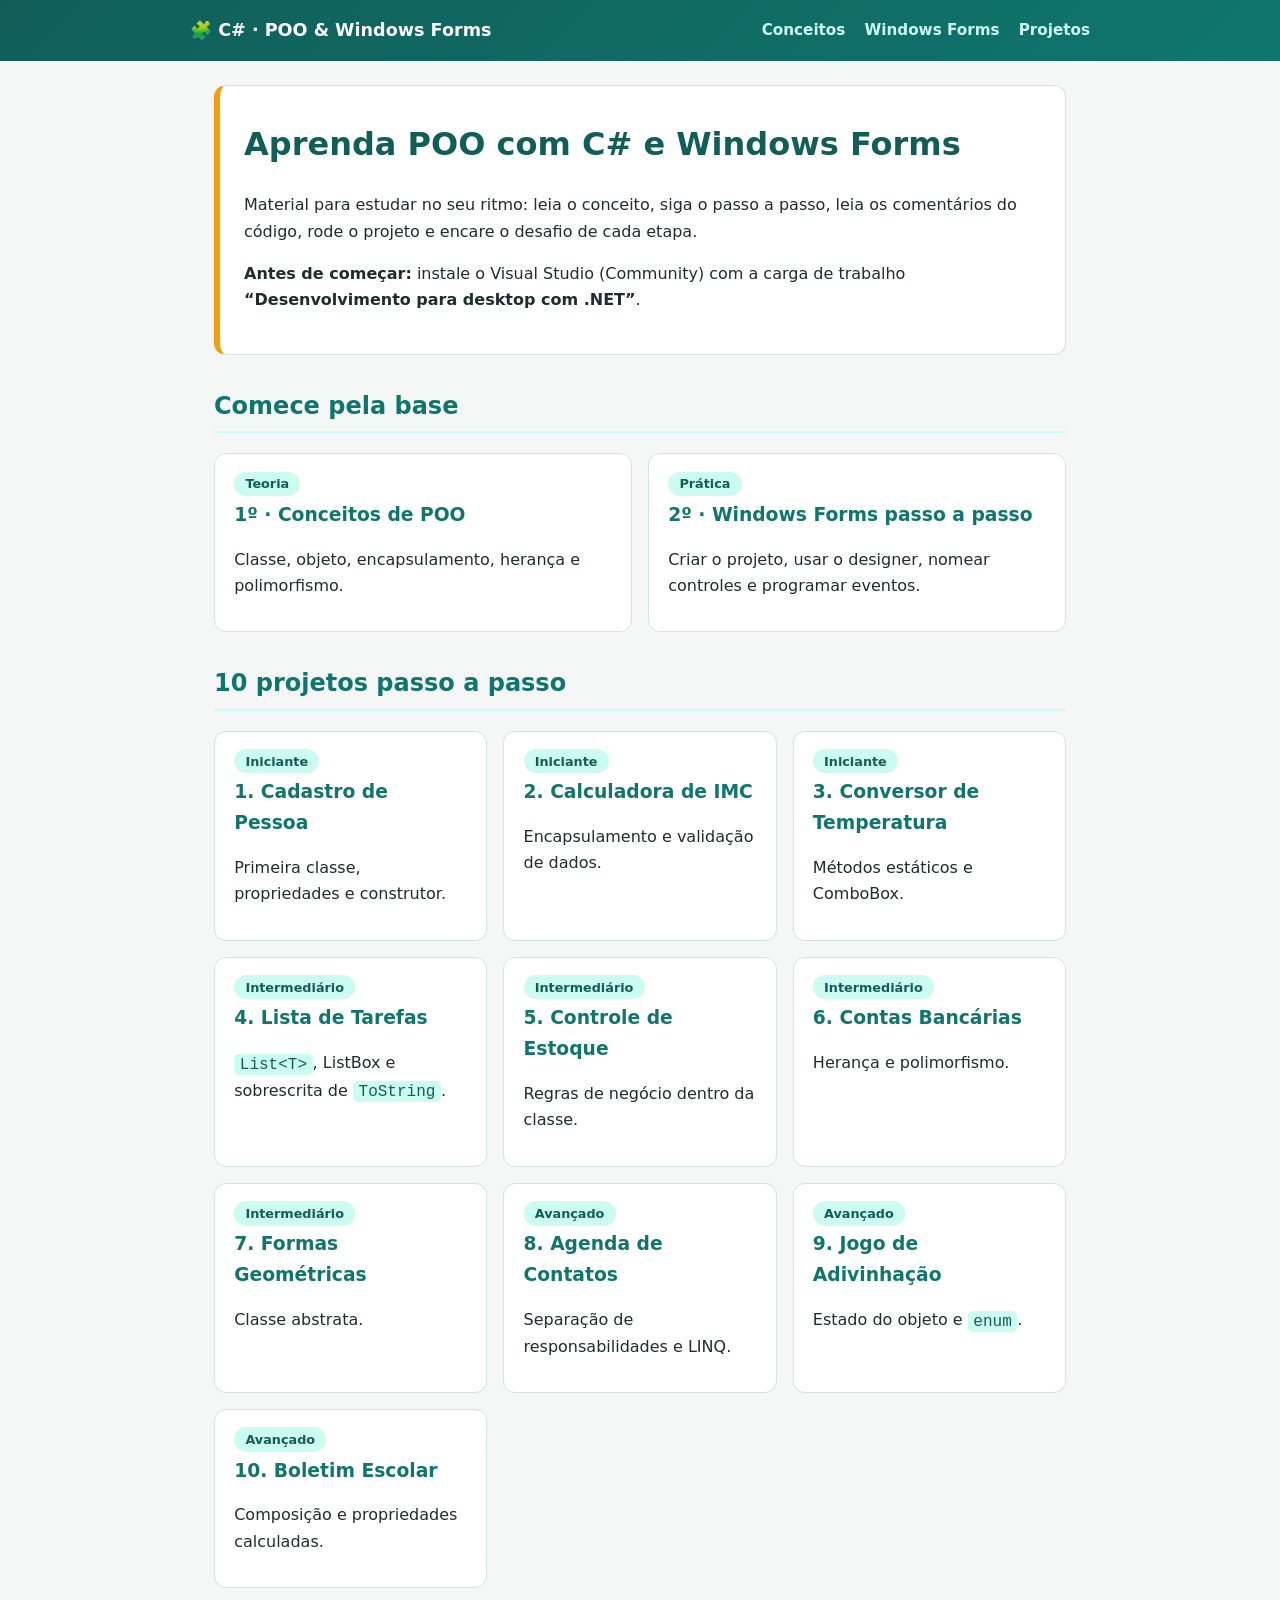
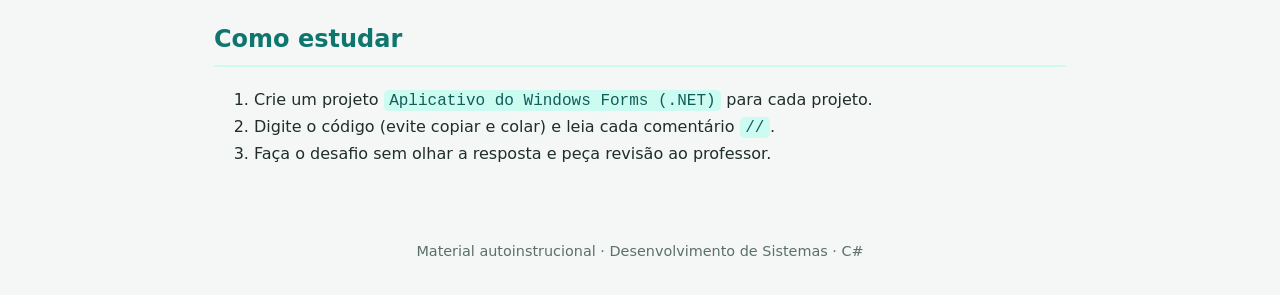
<file: index.html>
<!DOCTYPE html><html lang="pt-BR"><head><meta charset="utf-8"><meta name="viewport" content="width=device-width,initial-scale=1"><title>Início · C# POO e Windows Forms</title><link rel="stylesheet" href="style.css"></head><body><header><nav><a class="logo" href="index.html">🧩 C# · POO &amp; Windows Forms</a><a href="conceitos.html">Conceitos</a><a href="windowsforms.html">Windows Forms</a><a href="index.html#projetos">Projetos</a></nav></header><main><div class="hero"><h1>Aprenda POO com C# e Windows Forms</h1><p>Material para estudar no seu ritmo: leia o conceito, siga o passo a passo, leia os comentários do código, rode o projeto e encare o desafio de cada etapa.</p><p><b>Antes de começar:</b> instale o Visual Studio (Community) com a carga de trabalho <b>“Desenvolvimento para desktop com .NET”</b>.</p></div>
<h2>Comece pela base</h2><div class="grid"><a class="card" href="conceitos.html"><span class="tag">Teoria</span><h3>1º · Conceitos de POO</h3><p>Classe, objeto, encapsulamento, herança e polimorfismo.</p></a><a class="card" href="windowsforms.html"><span class="tag">Prática</span><h3>2º · Windows Forms passo a passo</h3><p>Criar o projeto, usar o designer, nomear controles e programar eventos.</p></a></div>
<h2 id="projetos">10 projetos passo a passo</h2><div class="grid"><a class="card" href="projeto1.html"><span class="tag">Iniciante</span><h3>1. Cadastro de Pessoa</h3><p>Primeira classe, propriedades e construtor.</p></a><a class="card" href="projeto2.html"><span class="tag">Iniciante</span><h3>2. Calculadora de IMC</h3><p>Encapsulamento e validação de dados.</p></a><a class="card" href="projeto3.html"><span class="tag">Iniciante</span><h3>3. Conversor de Temperatura</h3><p>Métodos estáticos e ComboBox.</p></a><a class="card" href="projeto4.html"><span class="tag">Intermediário</span><h3>4. Lista de Tarefas</h3><p><code>List&lt;T&gt;</code>, ListBox e sobrescrita de <code>ToString</code>.</p></a><a class="card" href="projeto5.html"><span class="tag">Intermediário</span><h3>5. Controle de Estoque</h3><p>Regras de negócio dentro da classe.</p></a><a class="card" href="projeto6.html"><span class="tag">Intermediário</span><h3>6. Contas Bancárias</h3><p>Herança e polimorfismo.</p></a><a class="card" href="projeto7.html"><span class="tag">Intermediário</span><h3>7. Formas Geométricas</h3><p>Classe abstrata.</p></a><a class="card" href="projeto8.html"><span class="tag">Avançado</span><h3>8. Agenda de Contatos</h3><p>Separação de responsabilidades e LINQ.</p></a><a class="card" href="projeto9.html"><span class="tag">Avançado</span><h3>9. Jogo de Adivinhação</h3><p>Estado do objeto e <code>enum</code>.</p></a><a class="card" href="projeto10.html"><span class="tag">Avançado</span><h3>10. Boletim Escolar</h3><p>Composição e propriedades calculadas.</p></a></div>
<h2>Como estudar</h2><ol><li>Crie um projeto <code>Aplicativo do Windows Forms (.NET)</code> para cada projeto.</li><li>Digite o código (evite copiar e colar) e leia cada comentário <code>//</code>.</li><li>Faça o desafio sem olhar a resposta e peça revisão ao professor.</li></ol></main><footer>Material autoinstrucional · Desenvolvimento de Sistemas · C#</footer></body></html>
</file>
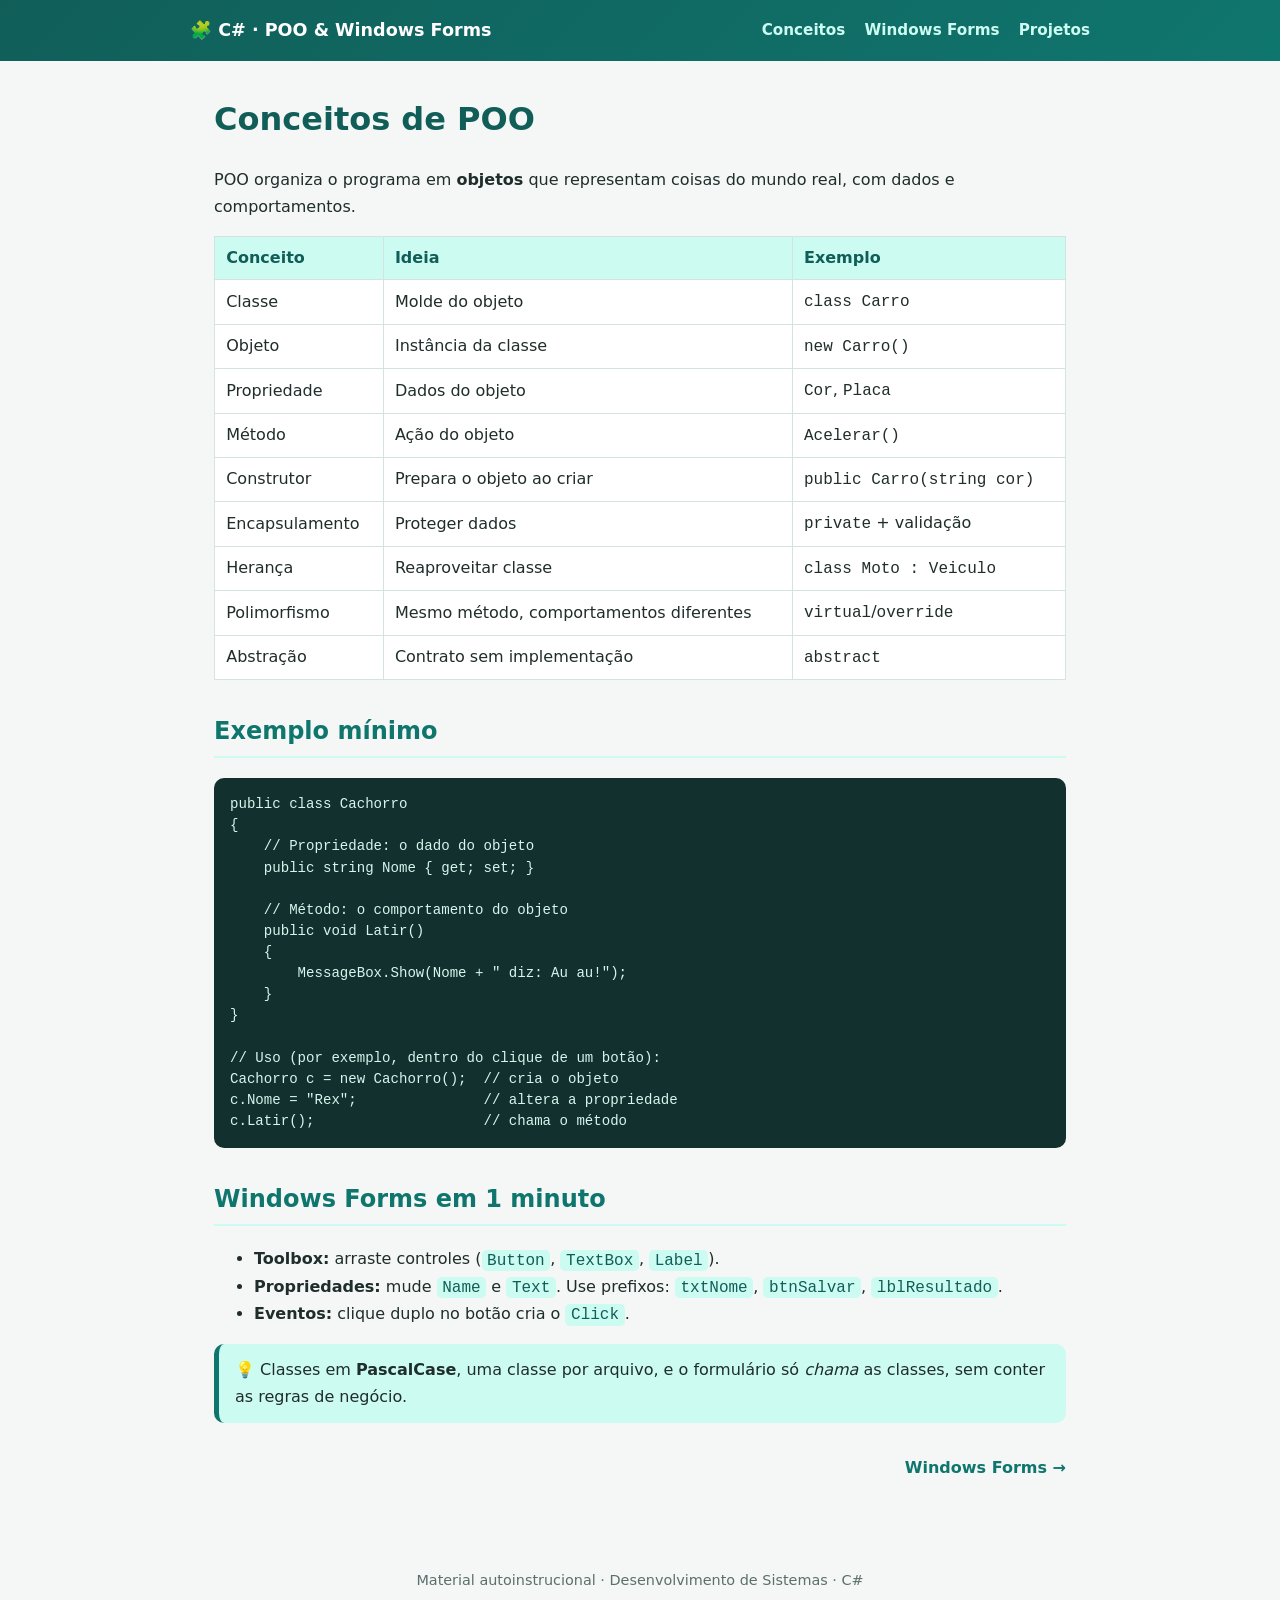
<file: conceitos.html>
<!DOCTYPE html><html lang="pt-BR"><head><meta charset="utf-8"><meta name="viewport" content="width=device-width,initial-scale=1"><title>Conceitos · C# POO e Windows Forms</title><link rel="stylesheet" href="style.css"></head><body><header><nav><a class="logo" href="index.html">🧩 C# · POO &amp; Windows Forms</a><a href="conceitos.html">Conceitos</a><a href="windowsforms.html">Windows Forms</a><a href="index.html#projetos">Projetos</a></nav></header><main><h1>Conceitos de POO</h1><p>POO organiza o programa em <b>objetos</b> que representam coisas do mundo real, com dados e comportamentos.</p>
<table><tr><th>Conceito</th><th>Ideia</th><th>Exemplo</th></tr>
<tr><td>Classe</td><td>Molde do objeto</td><td><code>class Carro</code></td></tr>
<tr><td>Objeto</td><td>Instância da classe</td><td><code>new Carro()</code></td></tr>
<tr><td>Propriedade</td><td>Dados do objeto</td><td><code>Cor</code>, <code>Placa</code></td></tr>
<tr><td>Método</td><td>Ação do objeto</td><td><code>Acelerar()</code></td></tr>
<tr><td>Construtor</td><td>Prepara o objeto ao criar</td><td><code>public Carro(string cor)</code></td></tr>
<tr><td>Encapsulamento</td><td>Proteger dados</td><td><code>private</code> + validação</td></tr>
<tr><td>Herança</td><td>Reaproveitar classe</td><td><code>class Moto : Veiculo</code></td></tr>
<tr><td>Polimorfismo</td><td>Mesmo método, comportamentos diferentes</td><td><code>virtual</code>/<code>override</code></td></tr>
<tr><td>Abstração</td><td>Contrato sem implementação</td><td><code>abstract</code></td></tr></table>
<h2>Exemplo mínimo</h2><pre><code>public class Cachorro
{
    // Propriedade: o dado do objeto
    public string Nome { get; set; }

    // Método: o comportamento do objeto
    public void Latir()
    {
        MessageBox.Show(Nome + &quot; diz: Au au!&quot;);
    }
}

// Uso (por exemplo, dentro do clique de um botão):
Cachorro c = new Cachorro();  // cria o objeto
c.Nome = &quot;Rex&quot;;               // altera a propriedade
c.Latir();                    // chama o método</code></pre>
<h2>Windows Forms em 1 minuto</h2><ul><li><b>Toolbox:</b> arraste controles (<code>Button</code>, <code>TextBox</code>, <code>Label</code>).</li><li><b>Propriedades:</b> mude <code>Name</code> e <code>Text</code>. Use prefixos: <code>txtNome</code>, <code>btnSalvar</code>, <code>lblResultado</code>.</li><li><b>Eventos:</b> clique duplo no botão cria o <code>Click</code>.</li></ul>
<div class="tip">💡 Classes em <b>PascalCase</b>, uma classe por arquivo, e o formulário só <i>chama</i> as classes, sem conter as regras de negócio.</div>
<div class="pager"><span></span><a href="windowsforms.html">Windows Forms →</a></div></main><footer>Material autoinstrucional · Desenvolvimento de Sistemas · C#</footer></body></html>
</file>
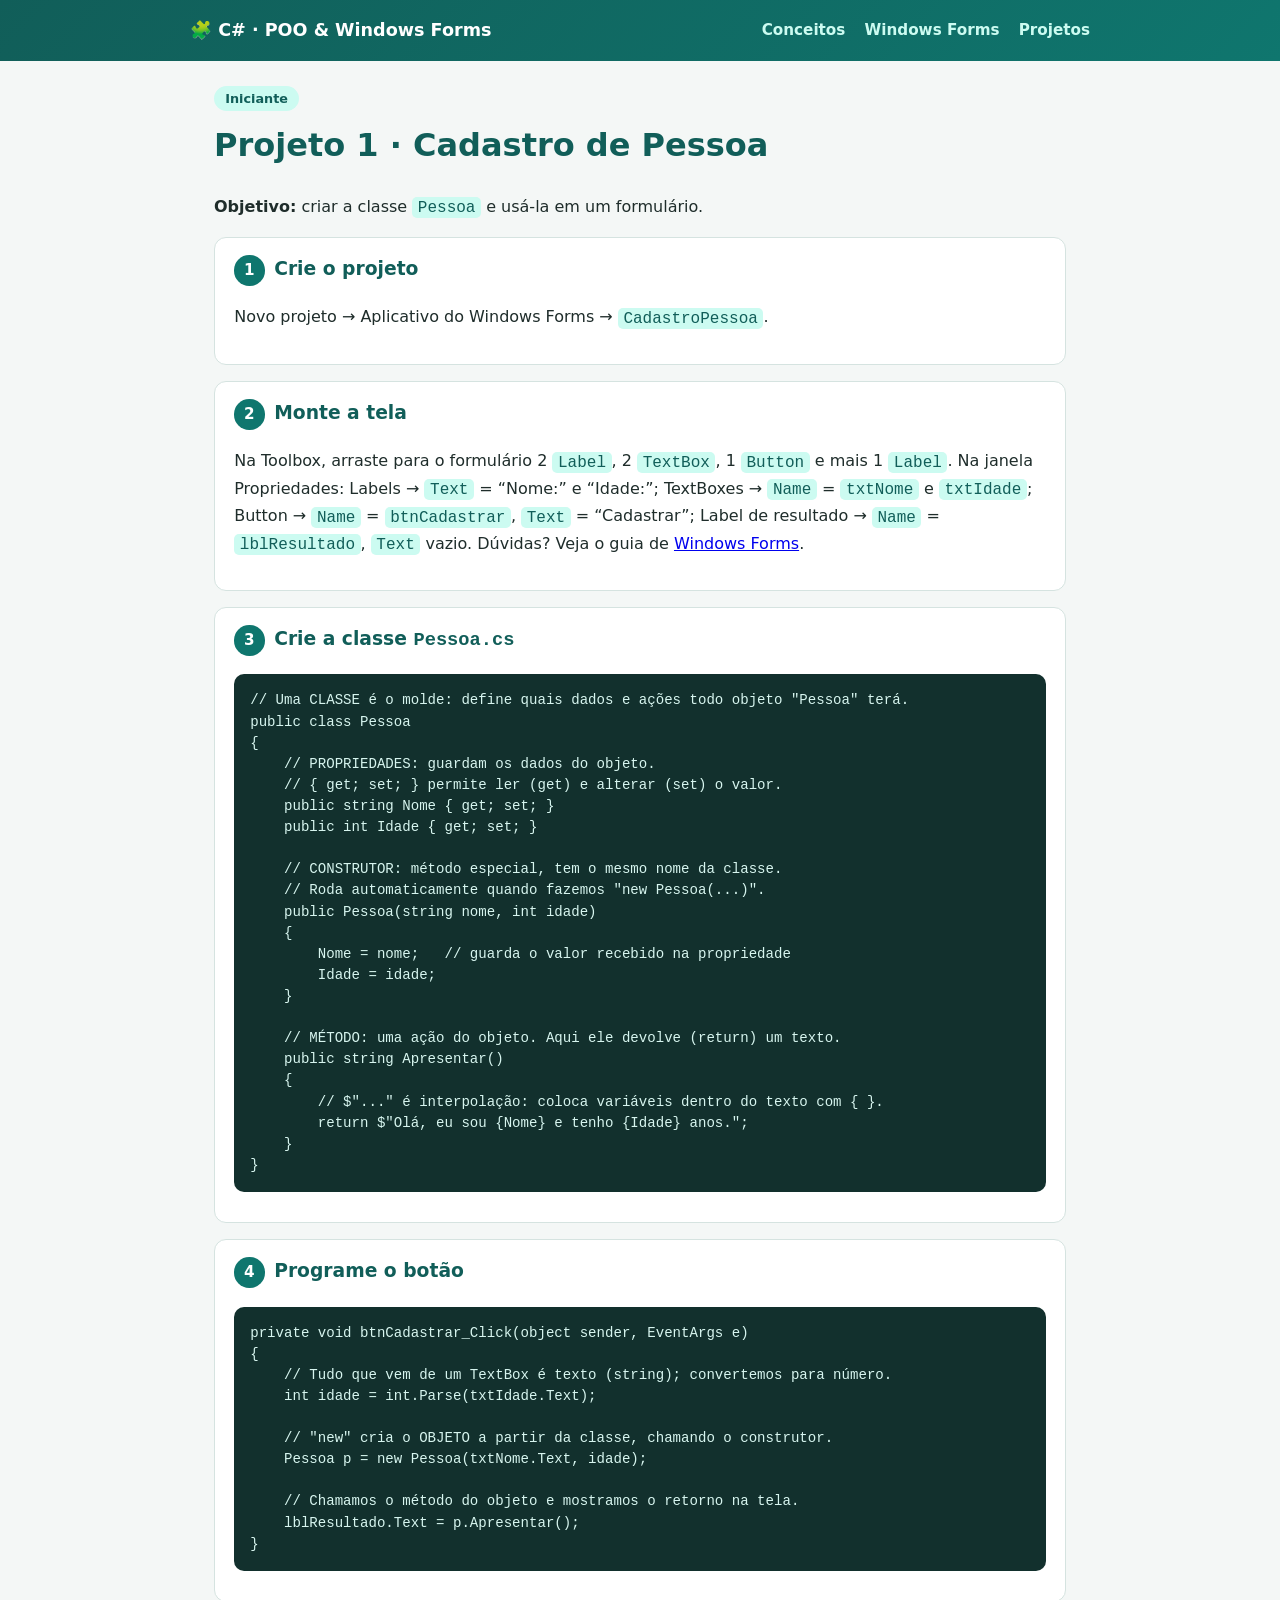
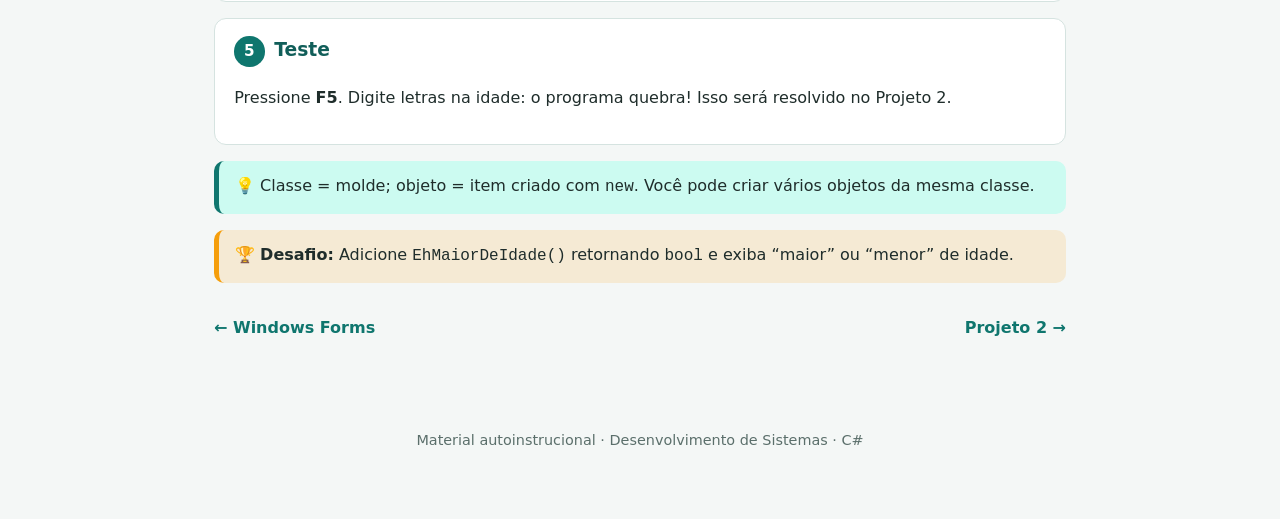
<file: projeto1.html>
<!DOCTYPE html><html lang="pt-BR"><head><meta charset="utf-8"><meta name="viewport" content="width=device-width,initial-scale=1"><title>Projeto 1 · C# POO e Windows Forms</title><link rel="stylesheet" href="style.css"></head><body><header><nav><a class="logo" href="index.html">🧩 C# · POO &amp; Windows Forms</a><a href="conceitos.html">Conceitos</a><a href="windowsforms.html">Windows Forms</a><a href="index.html#projetos">Projetos</a></nav></header><main><span class="tag">Iniciante</span><h1>Projeto 1 · Cadastro de Pessoa</h1><p><b>Objetivo:</b> criar a classe <code>Pessoa</code> e usá-la em um formulário.</p><div class="steps"><div class="step"><h3>Crie o projeto</h3><p>Novo projeto → Aplicativo do Windows Forms → <code>CadastroPessoa</code>.</p></div><div class="step"><h3>Monte a tela</h3><p>Na Toolbox, arraste para o formulário 2 <code>Label</code>, 2 <code>TextBox</code>, 1 <code>Button</code> e mais 1 <code>Label</code>. Na janela Propriedades: Labels → <code>Text</code> = “Nome:” e “Idade:”; TextBoxes → <code>Name</code> = <code>txtNome</code> e <code>txtIdade</code>; Button → <code>Name</code> = <code>btnCadastrar</code>, <code>Text</code> = “Cadastrar”; Label de resultado → <code>Name</code> = <code>lblResultado</code>, <code>Text</code> vazio. Dúvidas? Veja o guia de <a href='windowsforms.html'>Windows Forms</a>.</p></div><div class="step"><h3>Crie a classe <code>Pessoa.cs</code></h3><pre><code>// Uma CLASSE é o molde: define quais dados e ações todo objeto &quot;Pessoa&quot; terá.
public class Pessoa
{
    // PROPRIEDADES: guardam os dados do objeto.
    // { get; set; } permite ler (get) e alterar (set) o valor.
    public string Nome { get; set; }
    public int Idade { get; set; }

    // CONSTRUTOR: método especial, tem o mesmo nome da classe.
    // Roda automaticamente quando fazemos &quot;new Pessoa(...)&quot;.
    public Pessoa(string nome, int idade)
    {
        Nome = nome;   // guarda o valor recebido na propriedade
        Idade = idade;
    }

    // MÉTODO: uma ação do objeto. Aqui ele devolve (return) um texto.
    public string Apresentar()
    {
        // $&quot;...&quot; é interpolação: coloca variáveis dentro do texto com { }.
        return $&quot;Olá, eu sou {Nome} e tenho {Idade} anos.&quot;;
    }
}</code></pre></div><div class="step"><h3>Programe o botão</h3><pre><code>private void btnCadastrar_Click(object sender, EventArgs e)
{
    // Tudo que vem de um TextBox é texto (string); convertemos para número.
    int idade = int.Parse(txtIdade.Text);

    // &quot;new&quot; cria o OBJETO a partir da classe, chamando o construtor.
    Pessoa p = new Pessoa(txtNome.Text, idade);

    // Chamamos o método do objeto e mostramos o retorno na tela.
    lblResultado.Text = p.Apresentar();
}</code></pre></div><div class="step"><h3>Teste</h3><p>Pressione <b>F5</b>. Digite letras na idade: o programa quebra! Isso será resolvido no Projeto 2.</p></div></div><div class="tip">💡 Classe = molde; objeto = item criado com <code>new</code>. Você pode criar vários objetos da mesma classe.</div><div class="desafio">🏆 <b>Desafio:</b> Adicione <code>EhMaiorDeIdade()</code> retornando <code>bool</code> e exiba “maior” ou “menor” de idade.</div><div class="pager"><a href="windowsforms.html">← Windows Forms</a><a href="projeto2.html">Projeto 2 →</a></div></main><footer>Material autoinstrucional · Desenvolvimento de Sistemas · C#</footer></body></html>
</file>
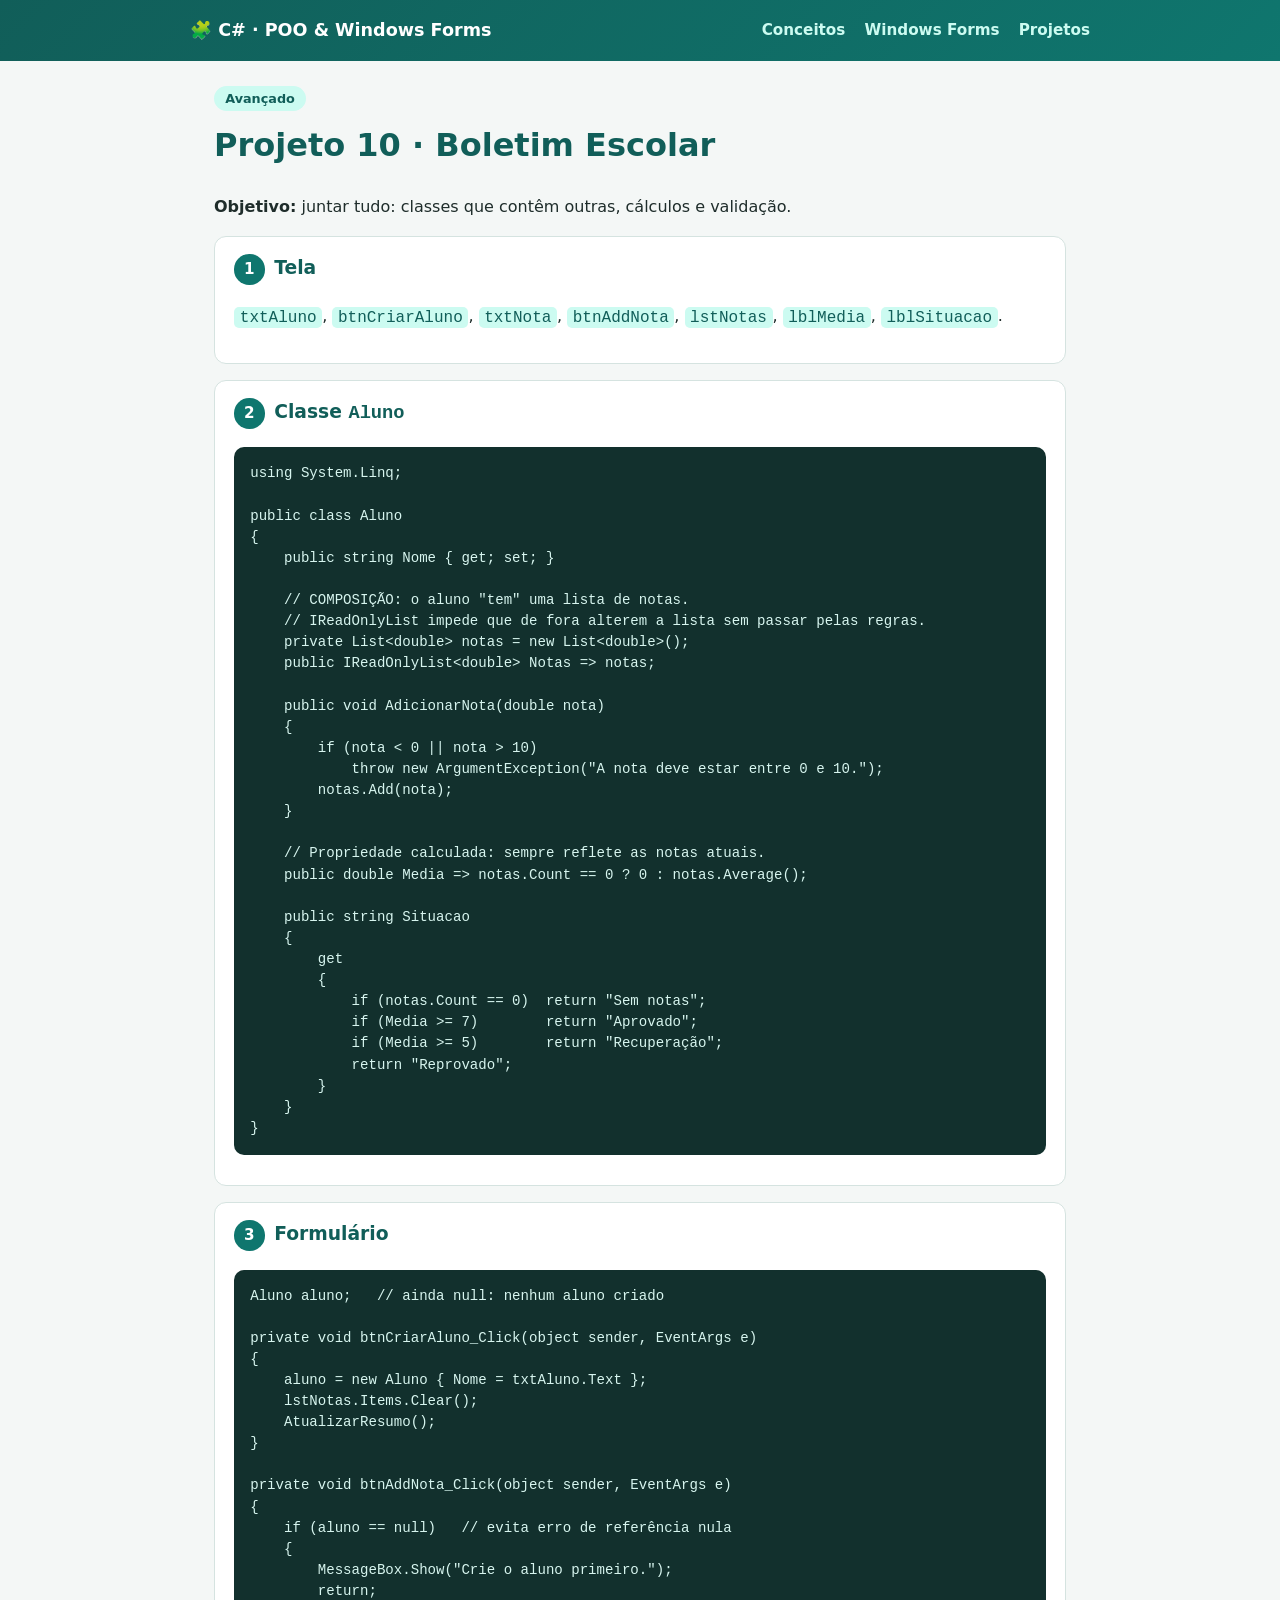
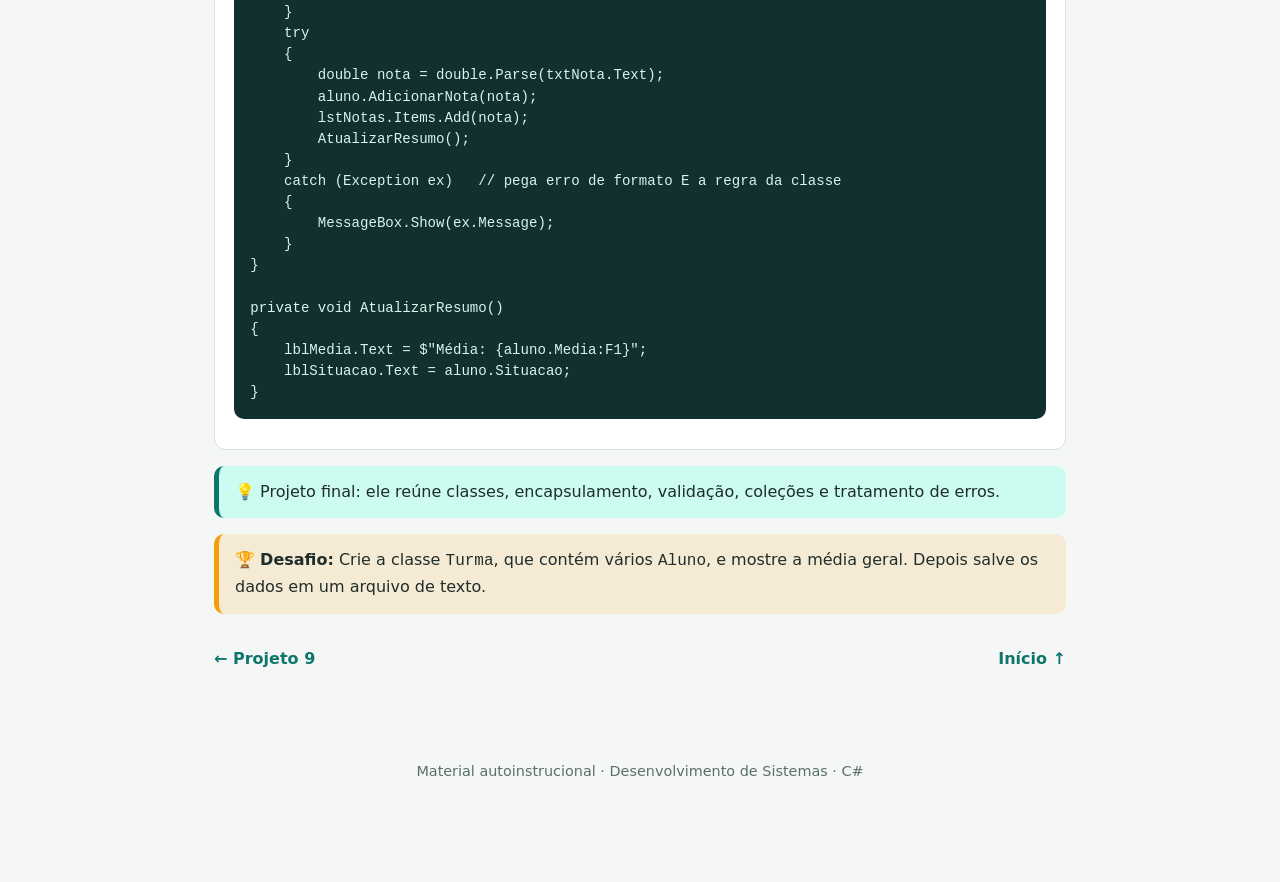
<file: projeto10.html>
<!DOCTYPE html><html lang="pt-BR"><head><meta charset="utf-8"><meta name="viewport" content="width=device-width,initial-scale=1"><title>Projeto 10 · C# POO e Windows Forms</title><link rel="stylesheet" href="style.css"></head><body><header><nav><a class="logo" href="index.html">🧩 C# · POO &amp; Windows Forms</a><a href="conceitos.html">Conceitos</a><a href="windowsforms.html">Windows Forms</a><a href="index.html#projetos">Projetos</a></nav></header><main><span class="tag">Avançado</span><h1>Projeto 10 · Boletim Escolar</h1><p><b>Objetivo:</b> juntar tudo: classes que contêm outras, cálculos e validação.</p><div class="steps"><div class="step"><h3>Tela</h3><p><code>txtAluno</code>, <code>btnCriarAluno</code>, <code>txtNota</code>, <code>btnAddNota</code>, <code>lstNotas</code>, <code>lblMedia</code>, <code>lblSituacao</code>.</p></div><div class="step"><h3>Classe <code>Aluno</code></h3><pre><code>using System.Linq;

public class Aluno
{
    public string Nome { get; set; }

    // COMPOSIÇÃO: o aluno &quot;tem&quot; uma lista de notas.
    // IReadOnlyList impede que de fora alterem a lista sem passar pelas regras.
    private List&lt;double&gt; notas = new List&lt;double&gt;();
    public IReadOnlyList&lt;double&gt; Notas =&gt; notas;

    public void AdicionarNota(double nota)
    {
        if (nota &lt; 0 || nota &gt; 10)
            throw new ArgumentException(&quot;A nota deve estar entre 0 e 10.&quot;);
        notas.Add(nota);
    }

    // Propriedade calculada: sempre reflete as notas atuais.
    public double Media =&gt; notas.Count == 0 ? 0 : notas.Average();

    public string Situacao
    {
        get
        {
            if (notas.Count == 0)  return &quot;Sem notas&quot;;
            if (Media &gt;= 7)        return &quot;Aprovado&quot;;
            if (Media &gt;= 5)        return &quot;Recuperação&quot;;
            return &quot;Reprovado&quot;;
        }
    }
}</code></pre></div><div class="step"><h3>Formulário</h3><pre><code>Aluno aluno;   // ainda null: nenhum aluno criado

private void btnCriarAluno_Click(object sender, EventArgs e)
{
    aluno = new Aluno { Nome = txtAluno.Text };
    lstNotas.Items.Clear();
    AtualizarResumo();
}

private void btnAddNota_Click(object sender, EventArgs e)
{
    if (aluno == null)   // evita erro de referência nula
    {
        MessageBox.Show(&quot;Crie o aluno primeiro.&quot;);
        return;
    }
    try
    {
        double nota = double.Parse(txtNota.Text);
        aluno.AdicionarNota(nota);
        lstNotas.Items.Add(nota);
        AtualizarResumo();
    }
    catch (Exception ex)   // pega erro de formato E a regra da classe
    {
        MessageBox.Show(ex.Message);
    }
}

private void AtualizarResumo()
{
    lblMedia.Text = $&quot;Média: {aluno.Media:F1}&quot;;
    lblSituacao.Text = aluno.Situacao;
}</code></pre></div></div><div class="tip">💡 Projeto final: ele reúne classes, encapsulamento, validação, coleções e tratamento de erros.</div><div class="desafio">🏆 <b>Desafio:</b> Crie a classe <code>Turma</code>, que contém vários <code>Aluno</code>, e mostre a média geral. Depois salve os dados em um arquivo de texto.</div><div class="pager"><a href="projeto9.html">← Projeto 9</a><a href="index.html">Início ↑</a></div></main><footer>Material autoinstrucional · Desenvolvimento de Sistemas · C#</footer></body></html>
</file>
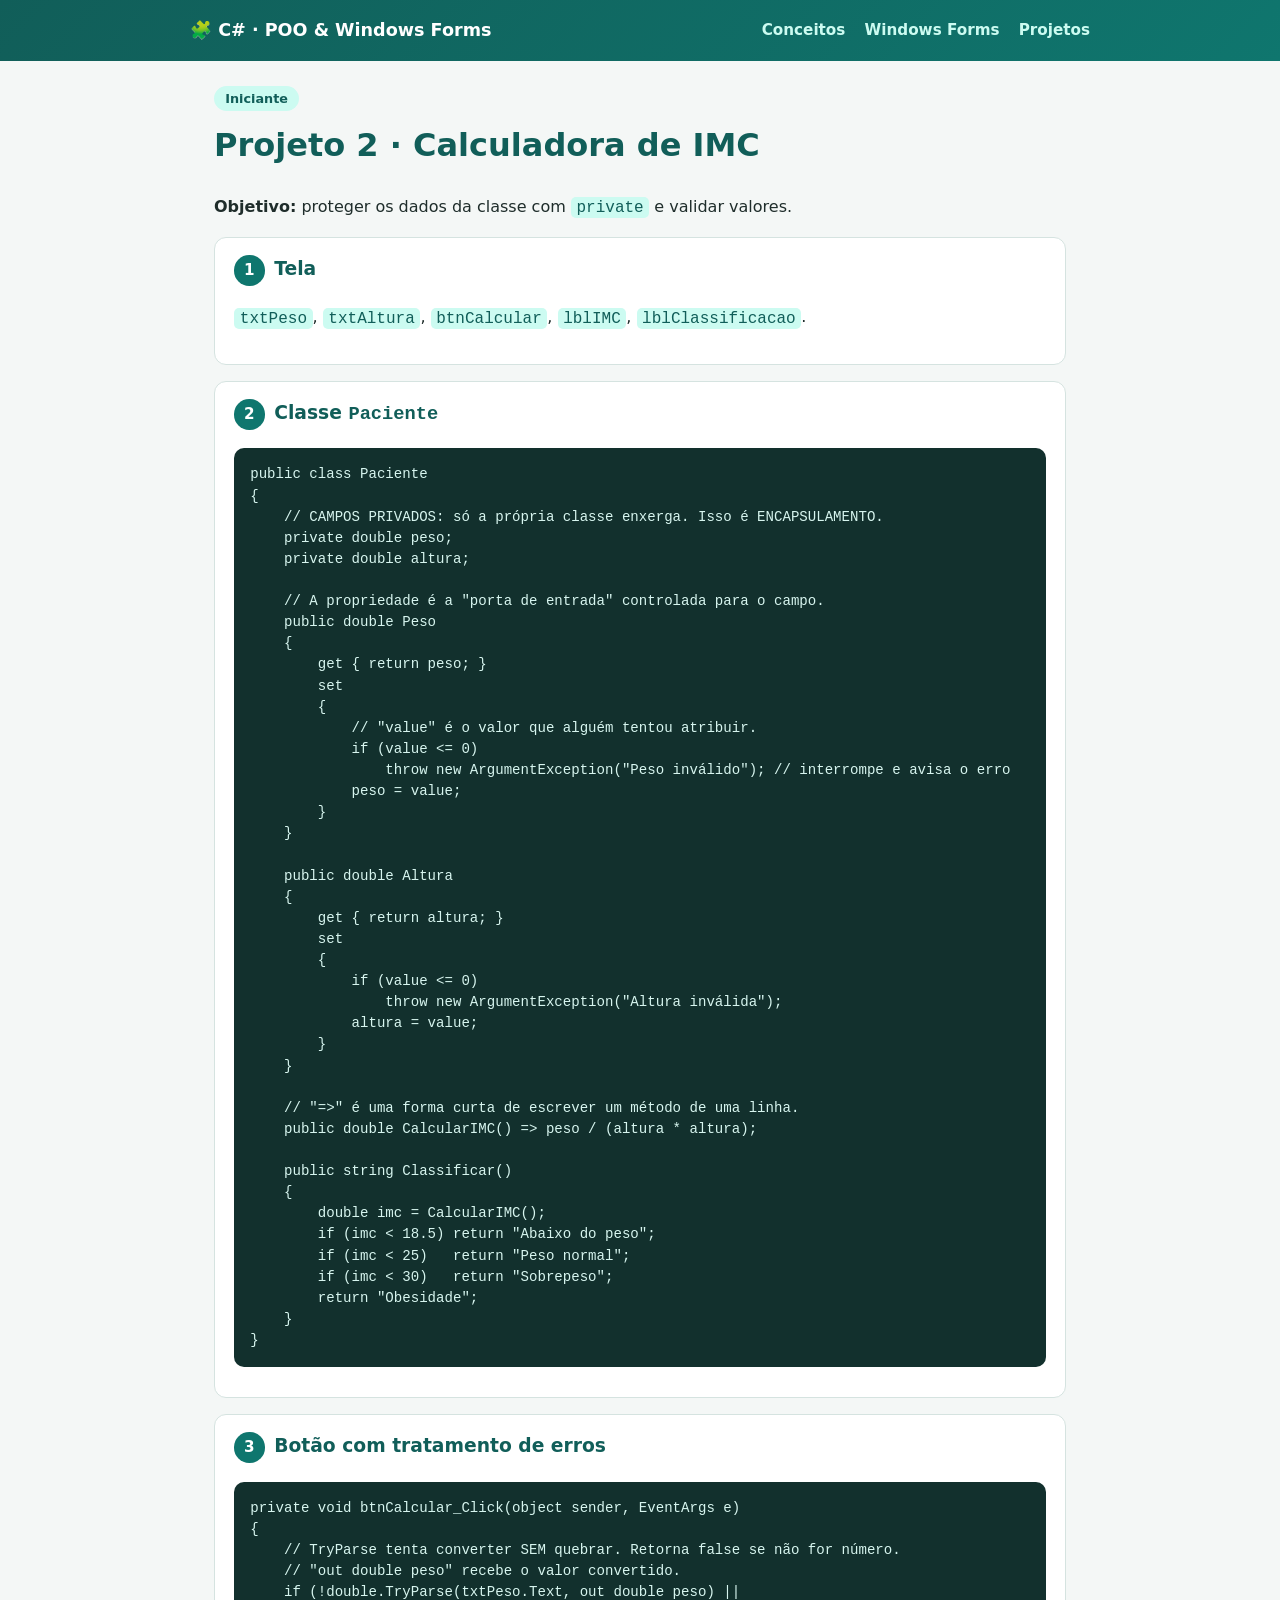
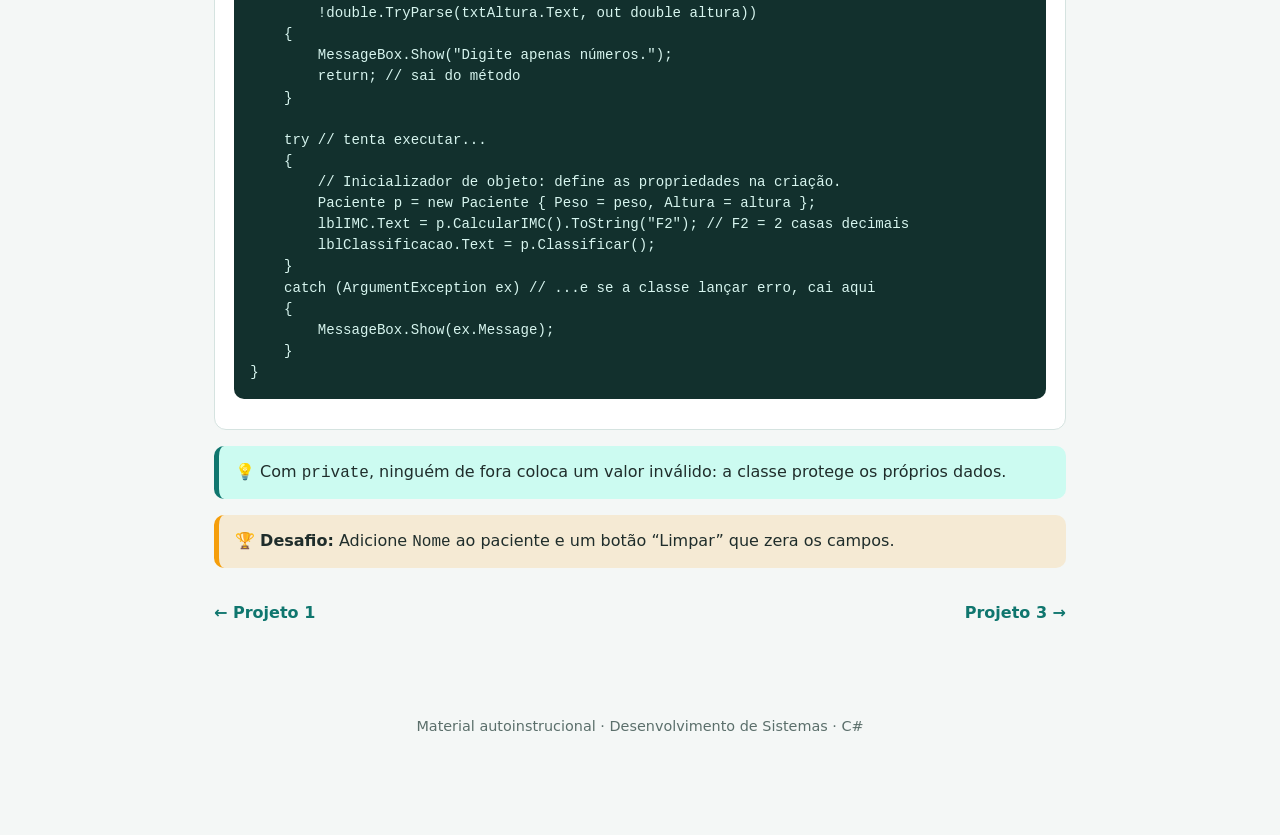
<file: projeto2.html>
<!DOCTYPE html><html lang="pt-BR"><head><meta charset="utf-8"><meta name="viewport" content="width=device-width,initial-scale=1"><title>Projeto 2 · C# POO e Windows Forms</title><link rel="stylesheet" href="style.css"></head><body><header><nav><a class="logo" href="index.html">🧩 C# · POO &amp; Windows Forms</a><a href="conceitos.html">Conceitos</a><a href="windowsforms.html">Windows Forms</a><a href="index.html#projetos">Projetos</a></nav></header><main><span class="tag">Iniciante</span><h1>Projeto 2 · Calculadora de IMC</h1><p><b>Objetivo:</b> proteger os dados da classe com <code>private</code> e validar valores.</p><div class="steps"><div class="step"><h3>Tela</h3><p><code>txtPeso</code>, <code>txtAltura</code>, <code>btnCalcular</code>, <code>lblIMC</code>, <code>lblClassificacao</code>.</p></div><div class="step"><h3>Classe <code>Paciente</code></h3><pre><code>public class Paciente
{
    // CAMPOS PRIVADOS: só a própria classe enxerga. Isso é ENCAPSULAMENTO.
    private double peso;
    private double altura;

    // A propriedade é a &quot;porta de entrada&quot; controlada para o campo.
    public double Peso
    {
        get { return peso; }
        set
        {
            // &quot;value&quot; é o valor que alguém tentou atribuir.
            if (value &lt;= 0)
                throw new ArgumentException(&quot;Peso inválido&quot;); // interrompe e avisa o erro
            peso = value;
        }
    }

    public double Altura
    {
        get { return altura; }
        set
        {
            if (value &lt;= 0)
                throw new ArgumentException(&quot;Altura inválida&quot;);
            altura = value;
        }
    }

    // &quot;=&gt;&quot; é uma forma curta de escrever um método de uma linha.
    public double CalcularIMC() =&gt; peso / (altura * altura);

    public string Classificar()
    {
        double imc = CalcularIMC();
        if (imc &lt; 18.5) return &quot;Abaixo do peso&quot;;
        if (imc &lt; 25)   return &quot;Peso normal&quot;;
        if (imc &lt; 30)   return &quot;Sobrepeso&quot;;
        return &quot;Obesidade&quot;;
    }
}</code></pre></div><div class="step"><h3>Botão com tratamento de erros</h3><pre><code>private void btnCalcular_Click(object sender, EventArgs e)
{
    // TryParse tenta converter SEM quebrar. Retorna false se não for número.
    // &quot;out double peso&quot; recebe o valor convertido.
    if (!double.TryParse(txtPeso.Text, out double peso) ||
        !double.TryParse(txtAltura.Text, out double altura))
    {
        MessageBox.Show(&quot;Digite apenas números.&quot;);
        return; // sai do método
    }

    try // tenta executar...
    {
        // Inicializador de objeto: define as propriedades na criação.
        Paciente p = new Paciente { Peso = peso, Altura = altura };
        lblIMC.Text = p.CalcularIMC().ToString(&quot;F2&quot;); // F2 = 2 casas decimais
        lblClassificacao.Text = p.Classificar();
    }
    catch (ArgumentException ex) // ...e se a classe lançar erro, cai aqui
    {
        MessageBox.Show(ex.Message);
    }
}</code></pre></div></div><div class="tip">💡 Com <code>private</code>, ninguém de fora coloca um valor inválido: a classe protege os próprios dados.</div><div class="desafio">🏆 <b>Desafio:</b> Adicione <code>Nome</code> ao paciente e um botão “Limpar” que zera os campos.</div><div class="pager"><a href="projeto1.html">← Projeto 1</a><a href="projeto3.html">Projeto 3 →</a></div></main><footer>Material autoinstrucional · Desenvolvimento de Sistemas · C#</footer></body></html>
</file>
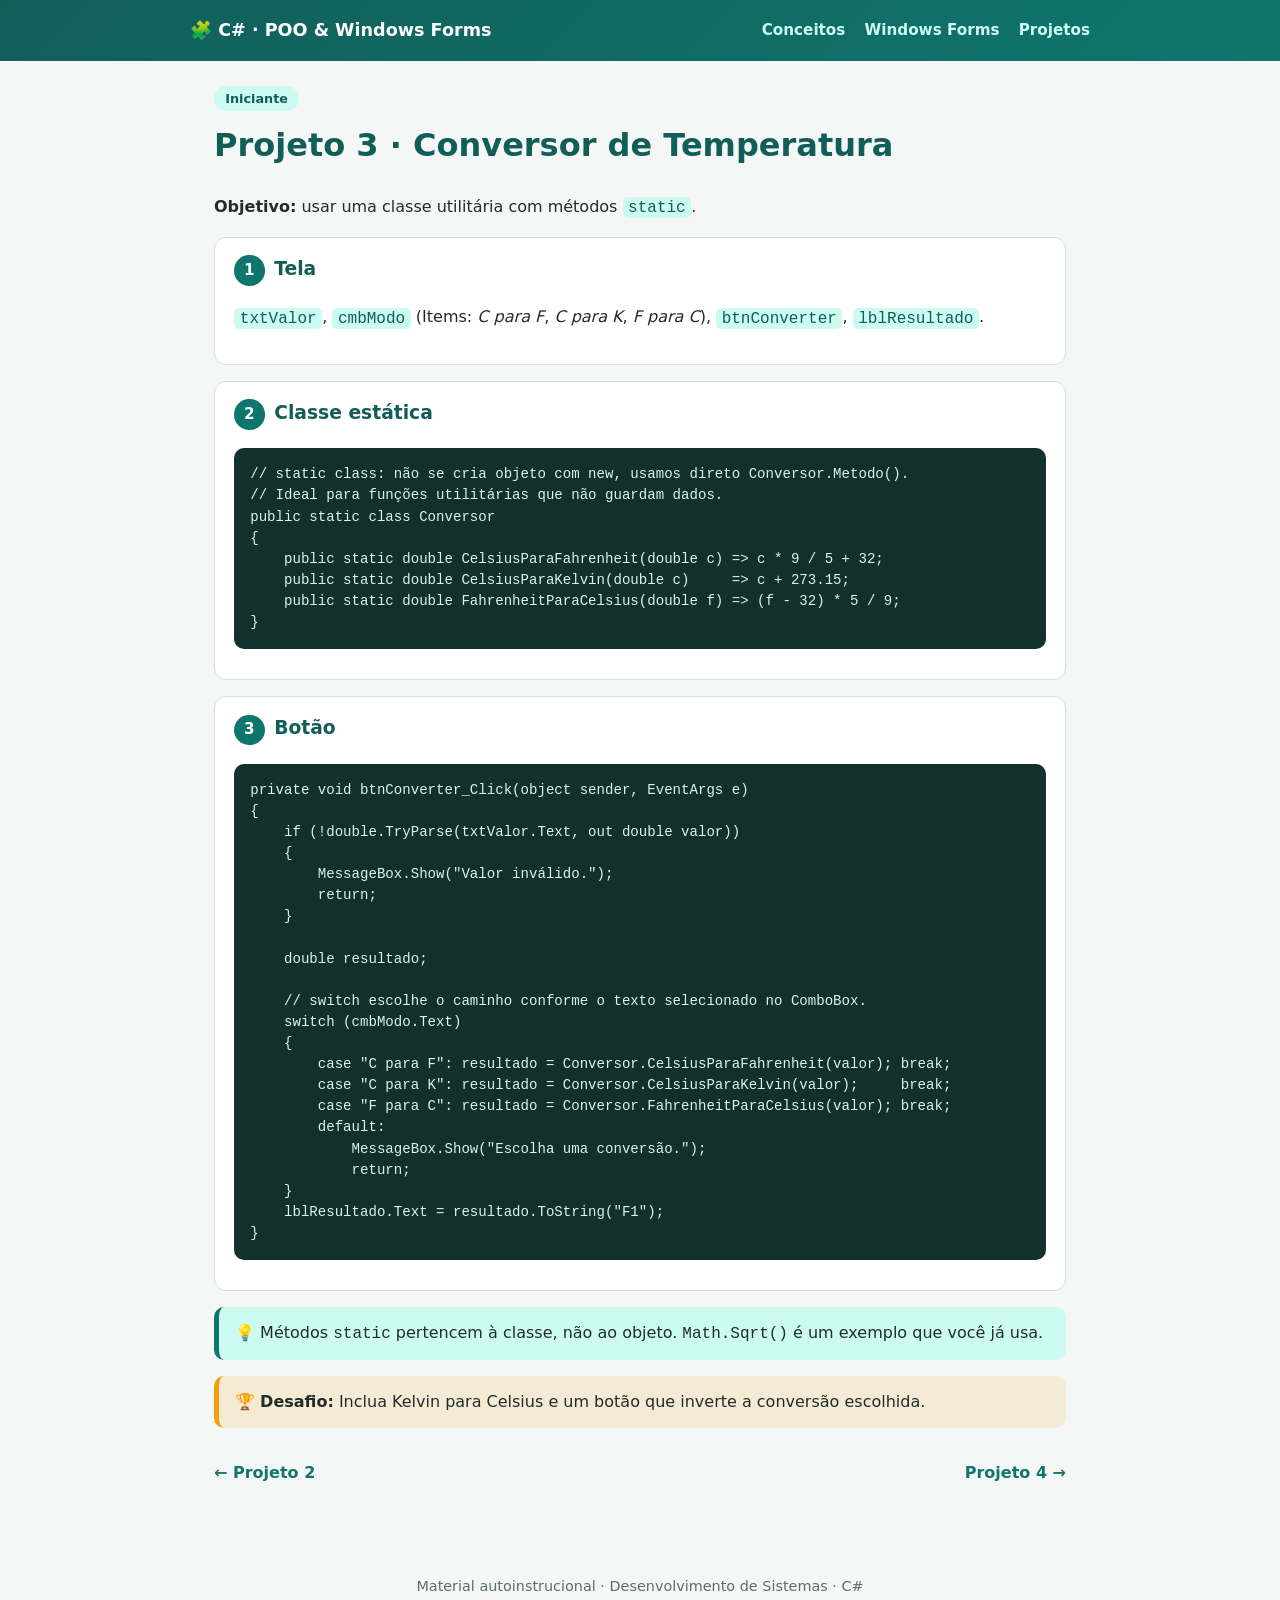
<file: projeto3.html>
<!DOCTYPE html><html lang="pt-BR"><head><meta charset="utf-8"><meta name="viewport" content="width=device-width,initial-scale=1"><title>Projeto 3 · C# POO e Windows Forms</title><link rel="stylesheet" href="style.css"></head><body><header><nav><a class="logo" href="index.html">🧩 C# · POO &amp; Windows Forms</a><a href="conceitos.html">Conceitos</a><a href="windowsforms.html">Windows Forms</a><a href="index.html#projetos">Projetos</a></nav></header><main><span class="tag">Iniciante</span><h1>Projeto 3 · Conversor de Temperatura</h1><p><b>Objetivo:</b> usar uma classe utilitária com métodos <code>static</code>.</p><div class="steps"><div class="step"><h3>Tela</h3><p><code>txtValor</code>, <code>cmbModo</code> (Items: <i>C para F</i>, <i>C para K</i>, <i>F para C</i>), <code>btnConverter</code>, <code>lblResultado</code>.</p></div><div class="step"><h3>Classe estática</h3><pre><code>// static class: não se cria objeto com new, usamos direto Conversor.Metodo().
// Ideal para funções utilitárias que não guardam dados.
public static class Conversor
{
    public static double CelsiusParaFahrenheit(double c) =&gt; c * 9 / 5 + 32;
    public static double CelsiusParaKelvin(double c)     =&gt; c + 273.15;
    public static double FahrenheitParaCelsius(double f) =&gt; (f - 32) * 5 / 9;
}</code></pre></div><div class="step"><h3>Botão</h3><pre><code>private void btnConverter_Click(object sender, EventArgs e)
{
    if (!double.TryParse(txtValor.Text, out double valor))
    {
        MessageBox.Show(&quot;Valor inválido.&quot;);
        return;
    }

    double resultado;

    // switch escolhe o caminho conforme o texto selecionado no ComboBox.
    switch (cmbModo.Text)
    {
        case &quot;C para F&quot;: resultado = Conversor.CelsiusParaFahrenheit(valor); break;
        case &quot;C para K&quot;: resultado = Conversor.CelsiusParaKelvin(valor);     break;
        case &quot;F para C&quot;: resultado = Conversor.FahrenheitParaCelsius(valor); break;
        default:
            MessageBox.Show(&quot;Escolha uma conversão.&quot;);
            return;
    }
    lblResultado.Text = resultado.ToString(&quot;F1&quot;);
}</code></pre></div></div><div class="tip">💡 Métodos <code>static</code> pertencem à classe, não ao objeto. <code>Math.Sqrt()</code> é um exemplo que você já usa.</div><div class="desafio">🏆 <b>Desafio:</b> Inclua Kelvin para Celsius e um botão que inverte a conversão escolhida.</div><div class="pager"><a href="projeto2.html">← Projeto 2</a><a href="projeto4.html">Projeto 4 →</a></div></main><footer>Material autoinstrucional · Desenvolvimento de Sistemas · C#</footer></body></html>
</file>
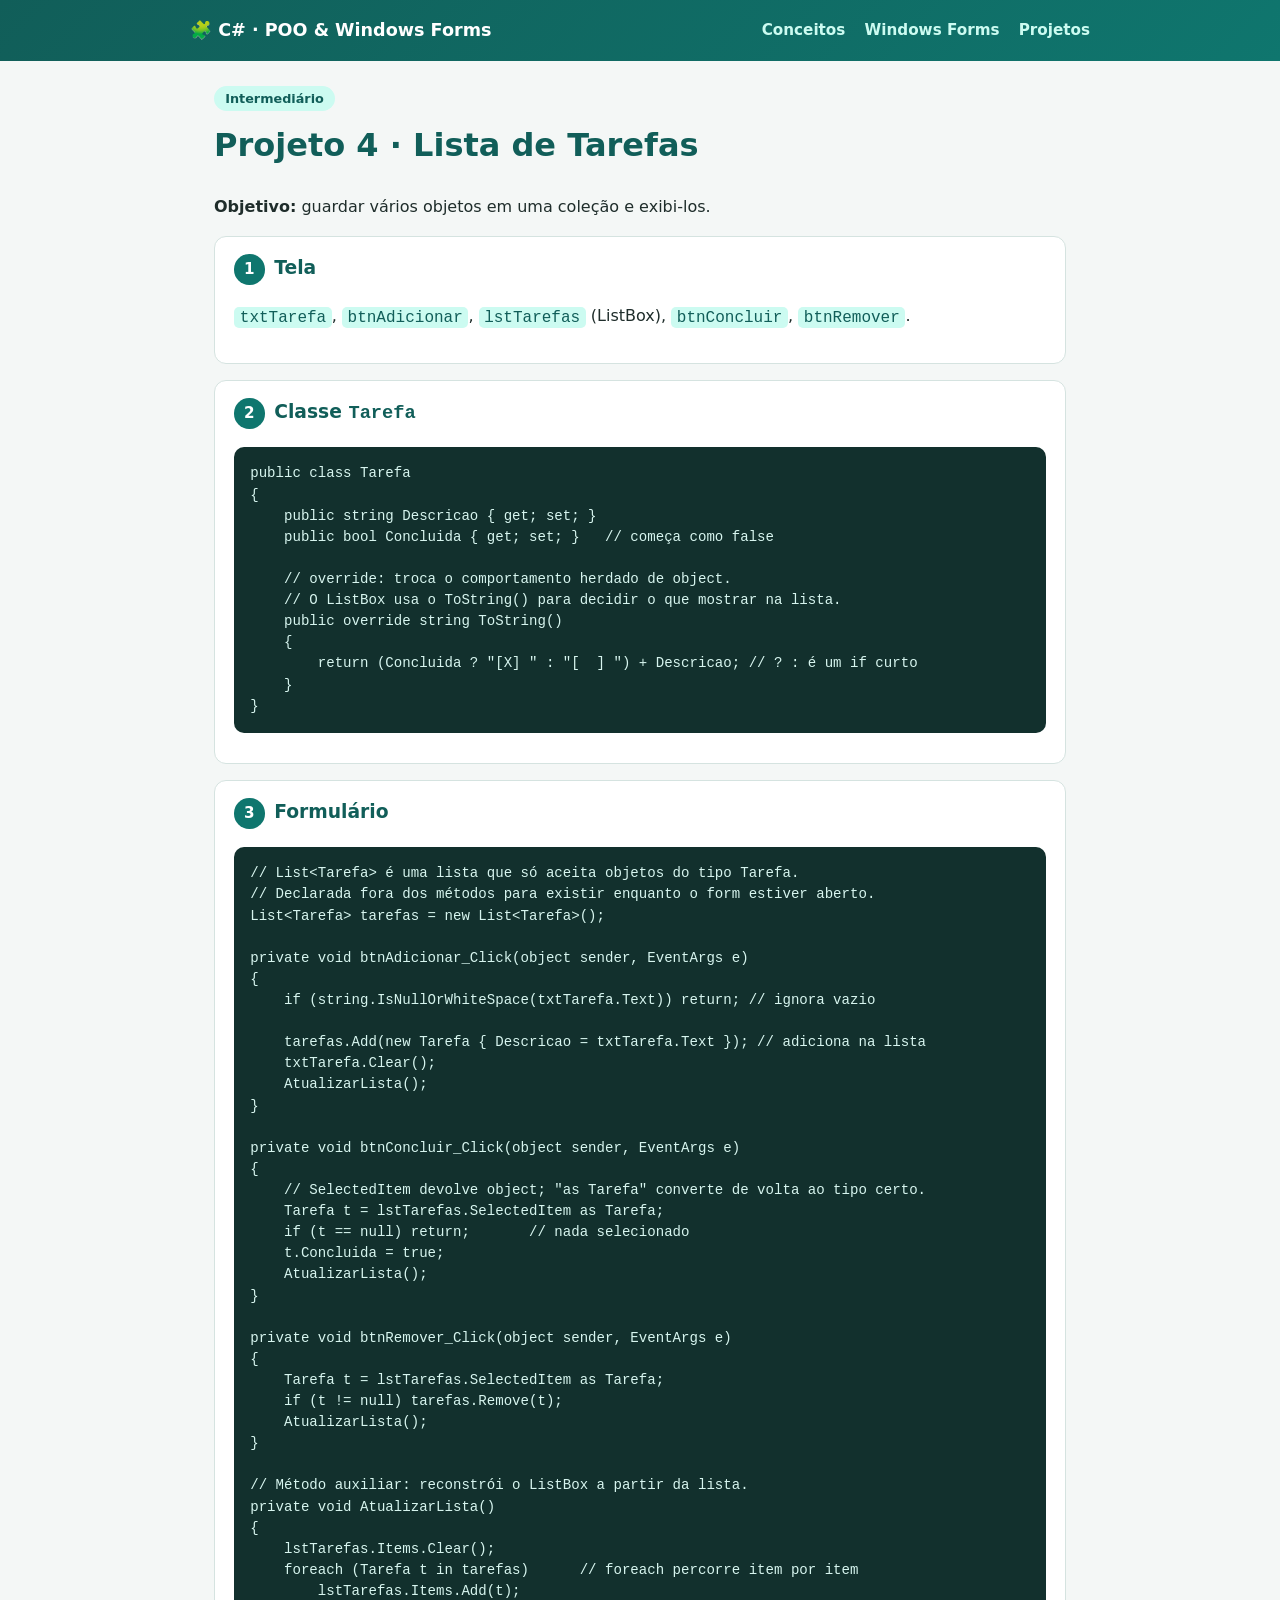
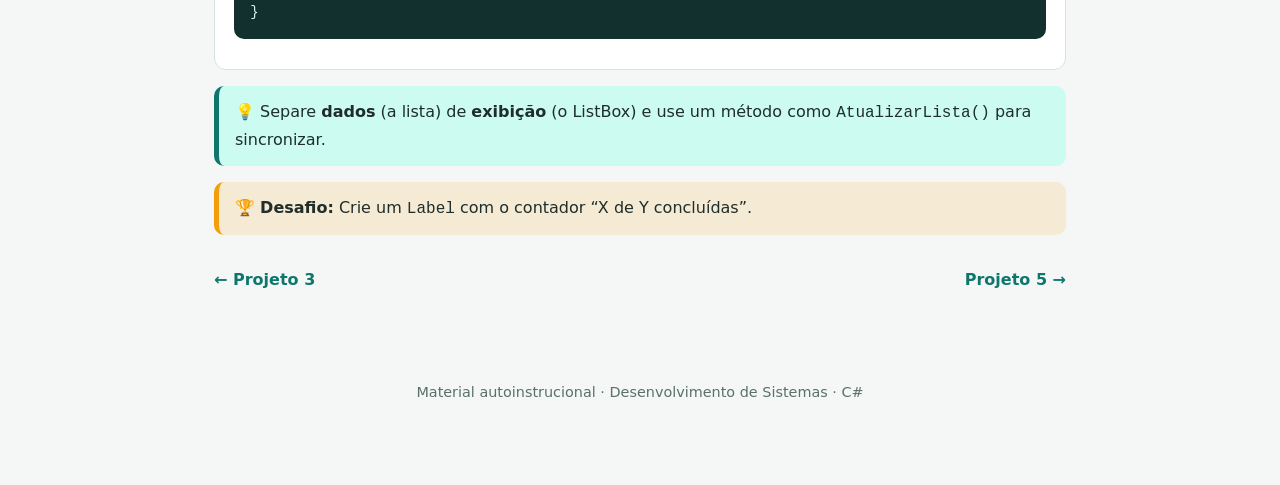
<file: projeto4.html>
<!DOCTYPE html><html lang="pt-BR"><head><meta charset="utf-8"><meta name="viewport" content="width=device-width,initial-scale=1"><title>Projeto 4 · C# POO e Windows Forms</title><link rel="stylesheet" href="style.css"></head><body><header><nav><a class="logo" href="index.html">🧩 C# · POO &amp; Windows Forms</a><a href="conceitos.html">Conceitos</a><a href="windowsforms.html">Windows Forms</a><a href="index.html#projetos">Projetos</a></nav></header><main><span class="tag">Intermediário</span><h1>Projeto 4 · Lista de Tarefas</h1><p><b>Objetivo:</b> guardar vários objetos em uma coleção e exibi-los.</p><div class="steps"><div class="step"><h3>Tela</h3><p><code>txtTarefa</code>, <code>btnAdicionar</code>, <code>lstTarefas</code> (ListBox), <code>btnConcluir</code>, <code>btnRemover</code>.</p></div><div class="step"><h3>Classe <code>Tarefa</code></h3><pre><code>public class Tarefa
{
    public string Descricao { get; set; }
    public bool Concluida { get; set; }   // começa como false

    // override: troca o comportamento herdado de object.
    // O ListBox usa o ToString() para decidir o que mostrar na lista.
    public override string ToString()
    {
        return (Concluida ? &quot;[X] &quot; : &quot;[  ] &quot;) + Descricao; // ? : é um if curto
    }
}</code></pre></div><div class="step"><h3>Formulário</h3><pre><code>// List&lt;Tarefa&gt; é uma lista que só aceita objetos do tipo Tarefa.
// Declarada fora dos métodos para existir enquanto o form estiver aberto.
List&lt;Tarefa&gt; tarefas = new List&lt;Tarefa&gt;();

private void btnAdicionar_Click(object sender, EventArgs e)
{
    if (string.IsNullOrWhiteSpace(txtTarefa.Text)) return; // ignora vazio

    tarefas.Add(new Tarefa { Descricao = txtTarefa.Text }); // adiciona na lista
    txtTarefa.Clear();
    AtualizarLista();
}

private void btnConcluir_Click(object sender, EventArgs e)
{
    // SelectedItem devolve object; &quot;as Tarefa&quot; converte de volta ao tipo certo.
    Tarefa t = lstTarefas.SelectedItem as Tarefa;
    if (t == null) return;       // nada selecionado
    t.Concluida = true;
    AtualizarLista();
}

private void btnRemover_Click(object sender, EventArgs e)
{
    Tarefa t = lstTarefas.SelectedItem as Tarefa;
    if (t != null) tarefas.Remove(t);
    AtualizarLista();
}

// Método auxiliar: reconstrói o ListBox a partir da lista.
private void AtualizarLista()
{
    lstTarefas.Items.Clear();
    foreach (Tarefa t in tarefas)      // foreach percorre item por item
        lstTarefas.Items.Add(t);
}</code></pre></div></div><div class="tip">💡 Separe <b>dados</b> (a lista) de <b>exibição</b> (o ListBox) e use um método como <code>AtualizarLista()</code> para sincronizar.</div><div class="desafio">🏆 <b>Desafio:</b> Crie um <code>Label</code> com o contador “X de Y concluídas”.</div><div class="pager"><a href="projeto3.html">← Projeto 3</a><a href="projeto5.html">Projeto 5 →</a></div></main><footer>Material autoinstrucional · Desenvolvimento de Sistemas · C#</footer></body></html>
</file>
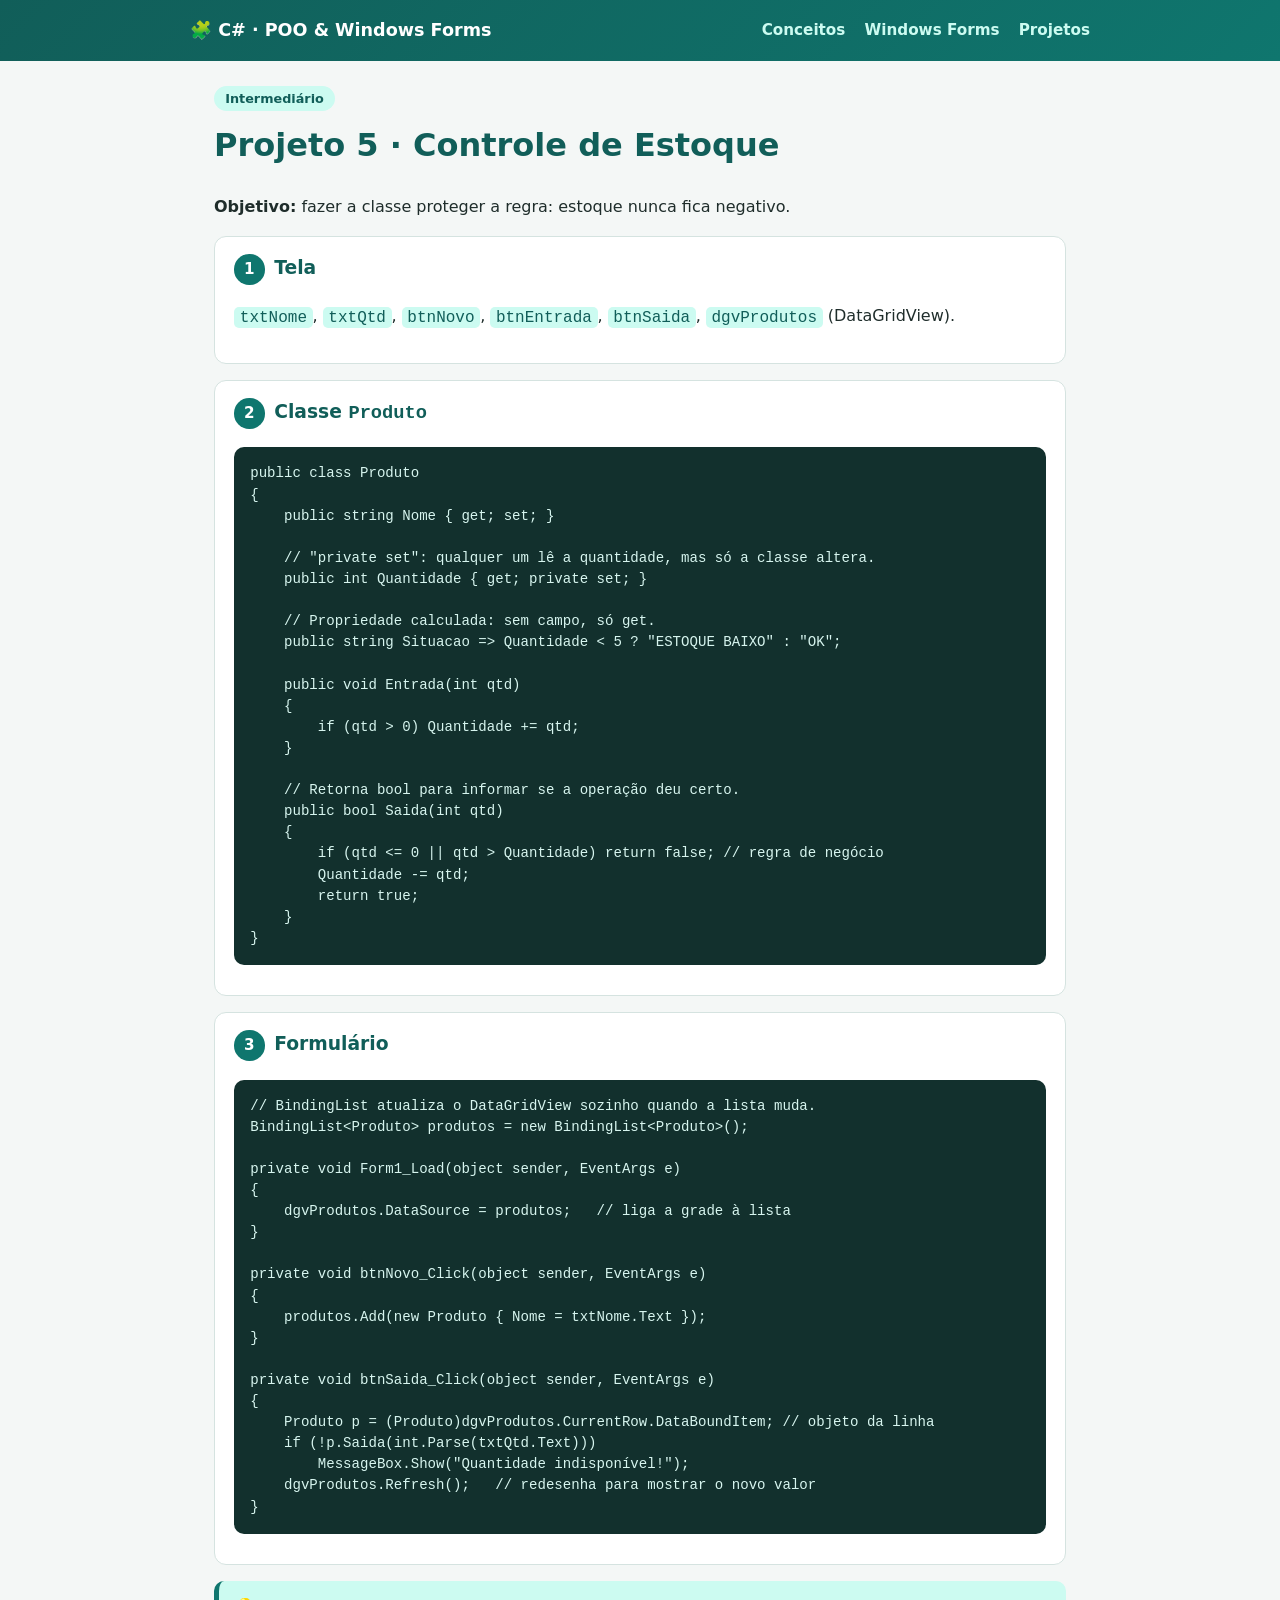
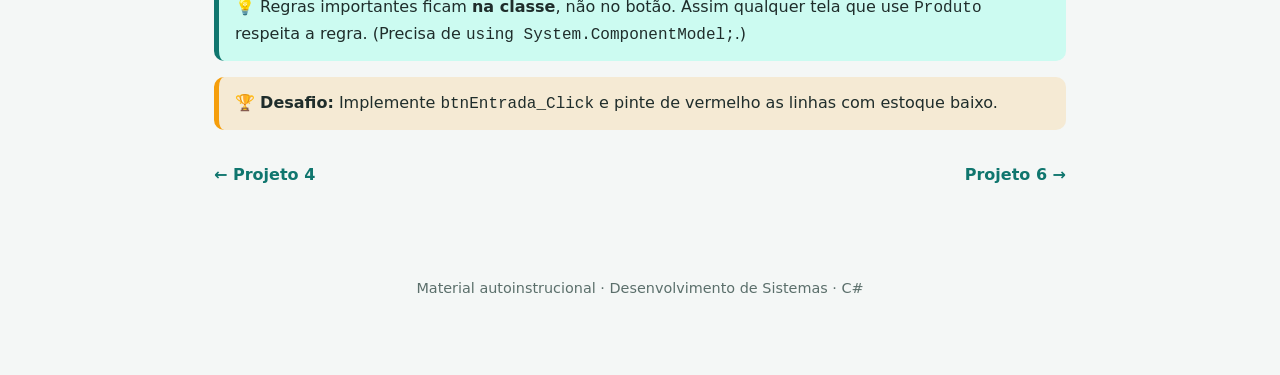
<file: projeto5.html>
<!DOCTYPE html><html lang="pt-BR"><head><meta charset="utf-8"><meta name="viewport" content="width=device-width,initial-scale=1"><title>Projeto 5 · C# POO e Windows Forms</title><link rel="stylesheet" href="style.css"></head><body><header><nav><a class="logo" href="index.html">🧩 C# · POO &amp; Windows Forms</a><a href="conceitos.html">Conceitos</a><a href="windowsforms.html">Windows Forms</a><a href="index.html#projetos">Projetos</a></nav></header><main><span class="tag">Intermediário</span><h1>Projeto 5 · Controle de Estoque</h1><p><b>Objetivo:</b> fazer a classe proteger a regra: estoque nunca fica negativo.</p><div class="steps"><div class="step"><h3>Tela</h3><p><code>txtNome</code>, <code>txtQtd</code>, <code>btnNovo</code>, <code>btnEntrada</code>, <code>btnSaida</code>, <code>dgvProdutos</code> (DataGridView).</p></div><div class="step"><h3>Classe <code>Produto</code></h3><pre><code>public class Produto
{
    public string Nome { get; set; }

    // &quot;private set&quot;: qualquer um lê a quantidade, mas só a classe altera.
    public int Quantidade { get; private set; }

    // Propriedade calculada: sem campo, só get.
    public string Situacao =&gt; Quantidade &lt; 5 ? &quot;ESTOQUE BAIXO&quot; : &quot;OK&quot;;

    public void Entrada(int qtd)
    {
        if (qtd &gt; 0) Quantidade += qtd;
    }

    // Retorna bool para informar se a operação deu certo.
    public bool Saida(int qtd)
    {
        if (qtd &lt;= 0 || qtd &gt; Quantidade) return false; // regra de negócio
        Quantidade -= qtd;
        return true;
    }
}</code></pre></div><div class="step"><h3>Formulário</h3><pre><code>// BindingList atualiza o DataGridView sozinho quando a lista muda.
BindingList&lt;Produto&gt; produtos = new BindingList&lt;Produto&gt;();

private void Form1_Load(object sender, EventArgs e)
{
    dgvProdutos.DataSource = produtos;   // liga a grade à lista
}

private void btnNovo_Click(object sender, EventArgs e)
{
    produtos.Add(new Produto { Nome = txtNome.Text });
}

private void btnSaida_Click(object sender, EventArgs e)
{
    Produto p = (Produto)dgvProdutos.CurrentRow.DataBoundItem; // objeto da linha
    if (!p.Saida(int.Parse(txtQtd.Text)))
        MessageBox.Show(&quot;Quantidade indisponível!&quot;);
    dgvProdutos.Refresh();   // redesenha para mostrar o novo valor
}</code></pre></div></div><div class="tip">💡 Regras importantes ficam <b>na classe</b>, não no botão. Assim qualquer tela que use <code>Produto</code> respeita a regra. (Precisa de <code>using System.ComponentModel;</code>.)</div><div class="desafio">🏆 <b>Desafio:</b> Implemente <code>btnEntrada_Click</code> e pinte de vermelho as linhas com estoque baixo.</div><div class="pager"><a href="projeto4.html">← Projeto 4</a><a href="projeto6.html">Projeto 6 →</a></div></main><footer>Material autoinstrucional · Desenvolvimento de Sistemas · C#</footer></body></html>
</file>
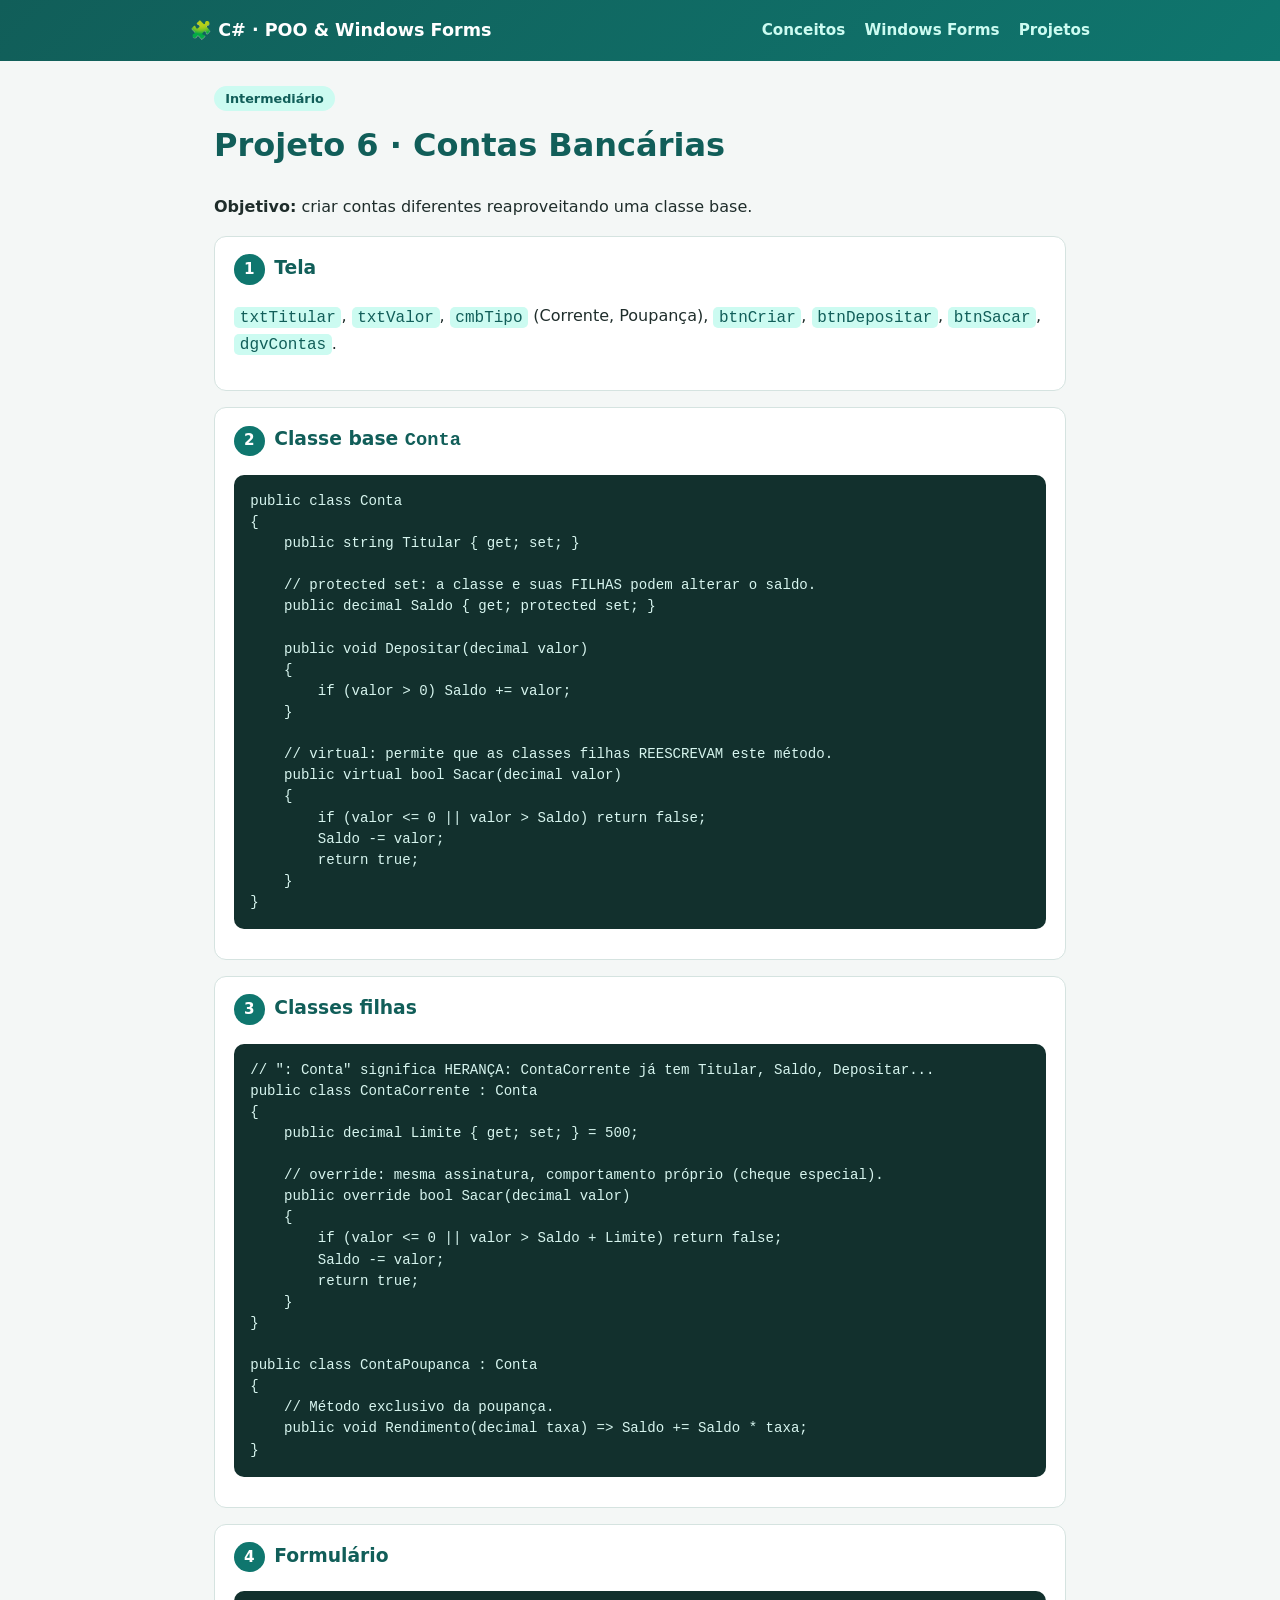
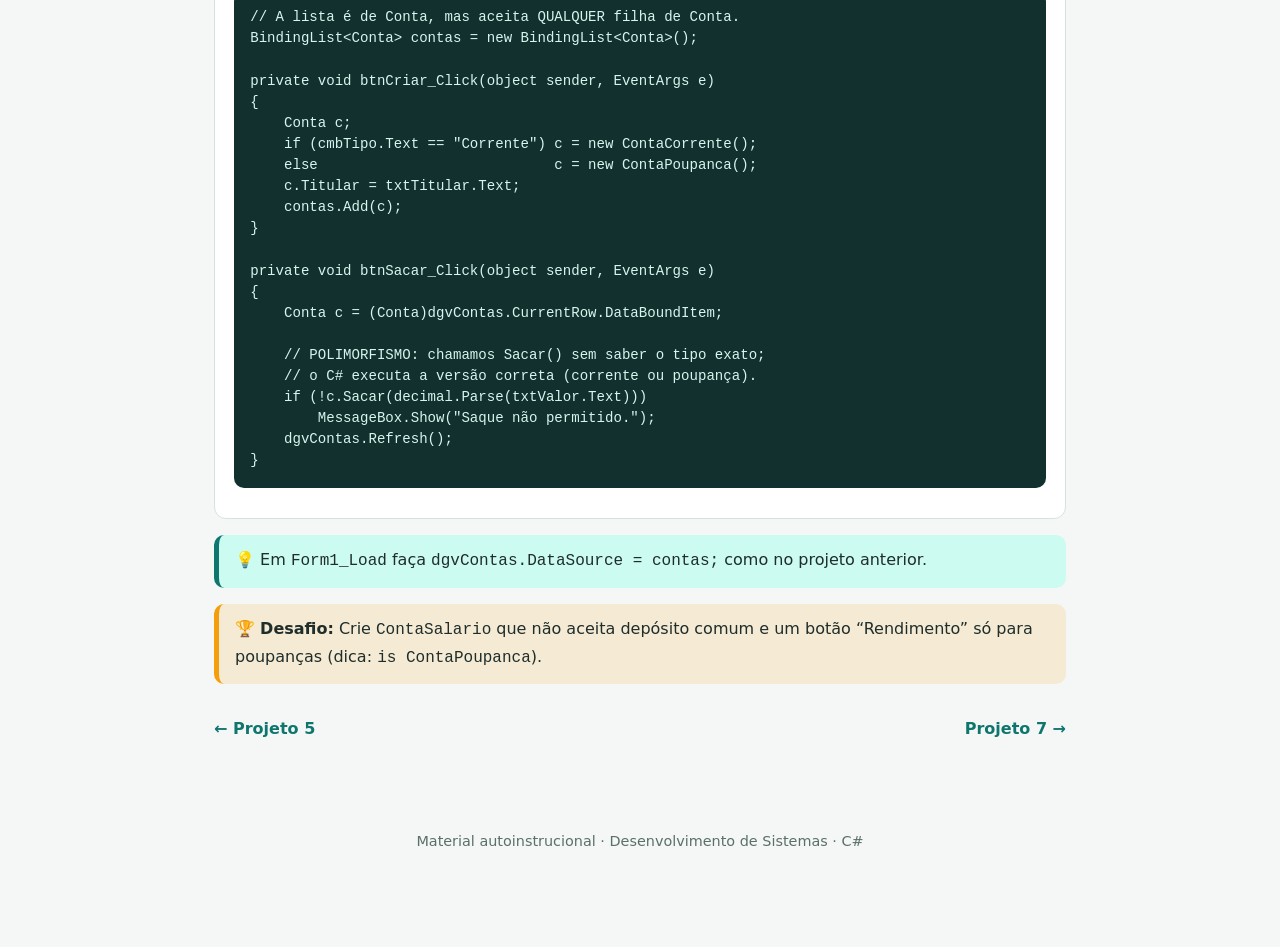
<file: projeto6.html>
<!DOCTYPE html><html lang="pt-BR"><head><meta charset="utf-8"><meta name="viewport" content="width=device-width,initial-scale=1"><title>Projeto 6 · C# POO e Windows Forms</title><link rel="stylesheet" href="style.css"></head><body><header><nav><a class="logo" href="index.html">🧩 C# · POO &amp; Windows Forms</a><a href="conceitos.html">Conceitos</a><a href="windowsforms.html">Windows Forms</a><a href="index.html#projetos">Projetos</a></nav></header><main><span class="tag">Intermediário</span><h1>Projeto 6 · Contas Bancárias</h1><p><b>Objetivo:</b> criar contas diferentes reaproveitando uma classe base.</p><div class="steps"><div class="step"><h3>Tela</h3><p><code>txtTitular</code>, <code>txtValor</code>, <code>cmbTipo</code> (Corrente, Poupança), <code>btnCriar</code>, <code>btnDepositar</code>, <code>btnSacar</code>, <code>dgvContas</code>.</p></div><div class="step"><h3>Classe base <code>Conta</code></h3><pre><code>public class Conta
{
    public string Titular { get; set; }

    // protected set: a classe e suas FILHAS podem alterar o saldo.
    public decimal Saldo { get; protected set; }

    public void Depositar(decimal valor)
    {
        if (valor &gt; 0) Saldo += valor;
    }

    // virtual: permite que as classes filhas REESCREVAM este método.
    public virtual bool Sacar(decimal valor)
    {
        if (valor &lt;= 0 || valor &gt; Saldo) return false;
        Saldo -= valor;
        return true;
    }
}</code></pre></div><div class="step"><h3>Classes filhas</h3><pre><code>// &quot;: Conta&quot; significa HERANÇA: ContaCorrente já tem Titular, Saldo, Depositar...
public class ContaCorrente : Conta
{
    public decimal Limite { get; set; } = 500;

    // override: mesma assinatura, comportamento próprio (cheque especial).
    public override bool Sacar(decimal valor)
    {
        if (valor &lt;= 0 || valor &gt; Saldo + Limite) return false;
        Saldo -= valor;
        return true;
    }
}

public class ContaPoupanca : Conta
{
    // Método exclusivo da poupança.
    public void Rendimento(decimal taxa) =&gt; Saldo += Saldo * taxa;
}</code></pre></div><div class="step"><h3>Formulário</h3><pre><code>// A lista é de Conta, mas aceita QUALQUER filha de Conta.
BindingList&lt;Conta&gt; contas = new BindingList&lt;Conta&gt;();

private void btnCriar_Click(object sender, EventArgs e)
{
    Conta c;
    if (cmbTipo.Text == &quot;Corrente&quot;) c = new ContaCorrente();
    else                            c = new ContaPoupanca();
    c.Titular = txtTitular.Text;
    contas.Add(c);
}

private void btnSacar_Click(object sender, EventArgs e)
{
    Conta c = (Conta)dgvContas.CurrentRow.DataBoundItem;

    // POLIMORFISMO: chamamos Sacar() sem saber o tipo exato;
    // o C# executa a versão correta (corrente ou poupança).
    if (!c.Sacar(decimal.Parse(txtValor.Text)))
        MessageBox.Show(&quot;Saque não permitido.&quot;);
    dgvContas.Refresh();
}</code></pre></div></div><div class="tip">💡 Em <code>Form1_Load</code> faça <code>dgvContas.DataSource = contas;</code> como no projeto anterior.</div><div class="desafio">🏆 <b>Desafio:</b> Crie <code>ContaSalario</code> que não aceita depósito comum e um botão “Rendimento” só para poupanças (dica: <code>is ContaPoupanca</code>).</div><div class="pager"><a href="projeto5.html">← Projeto 5</a><a href="projeto7.html">Projeto 7 →</a></div></main><footer>Material autoinstrucional · Desenvolvimento de Sistemas · C#</footer></body></html>
</file>
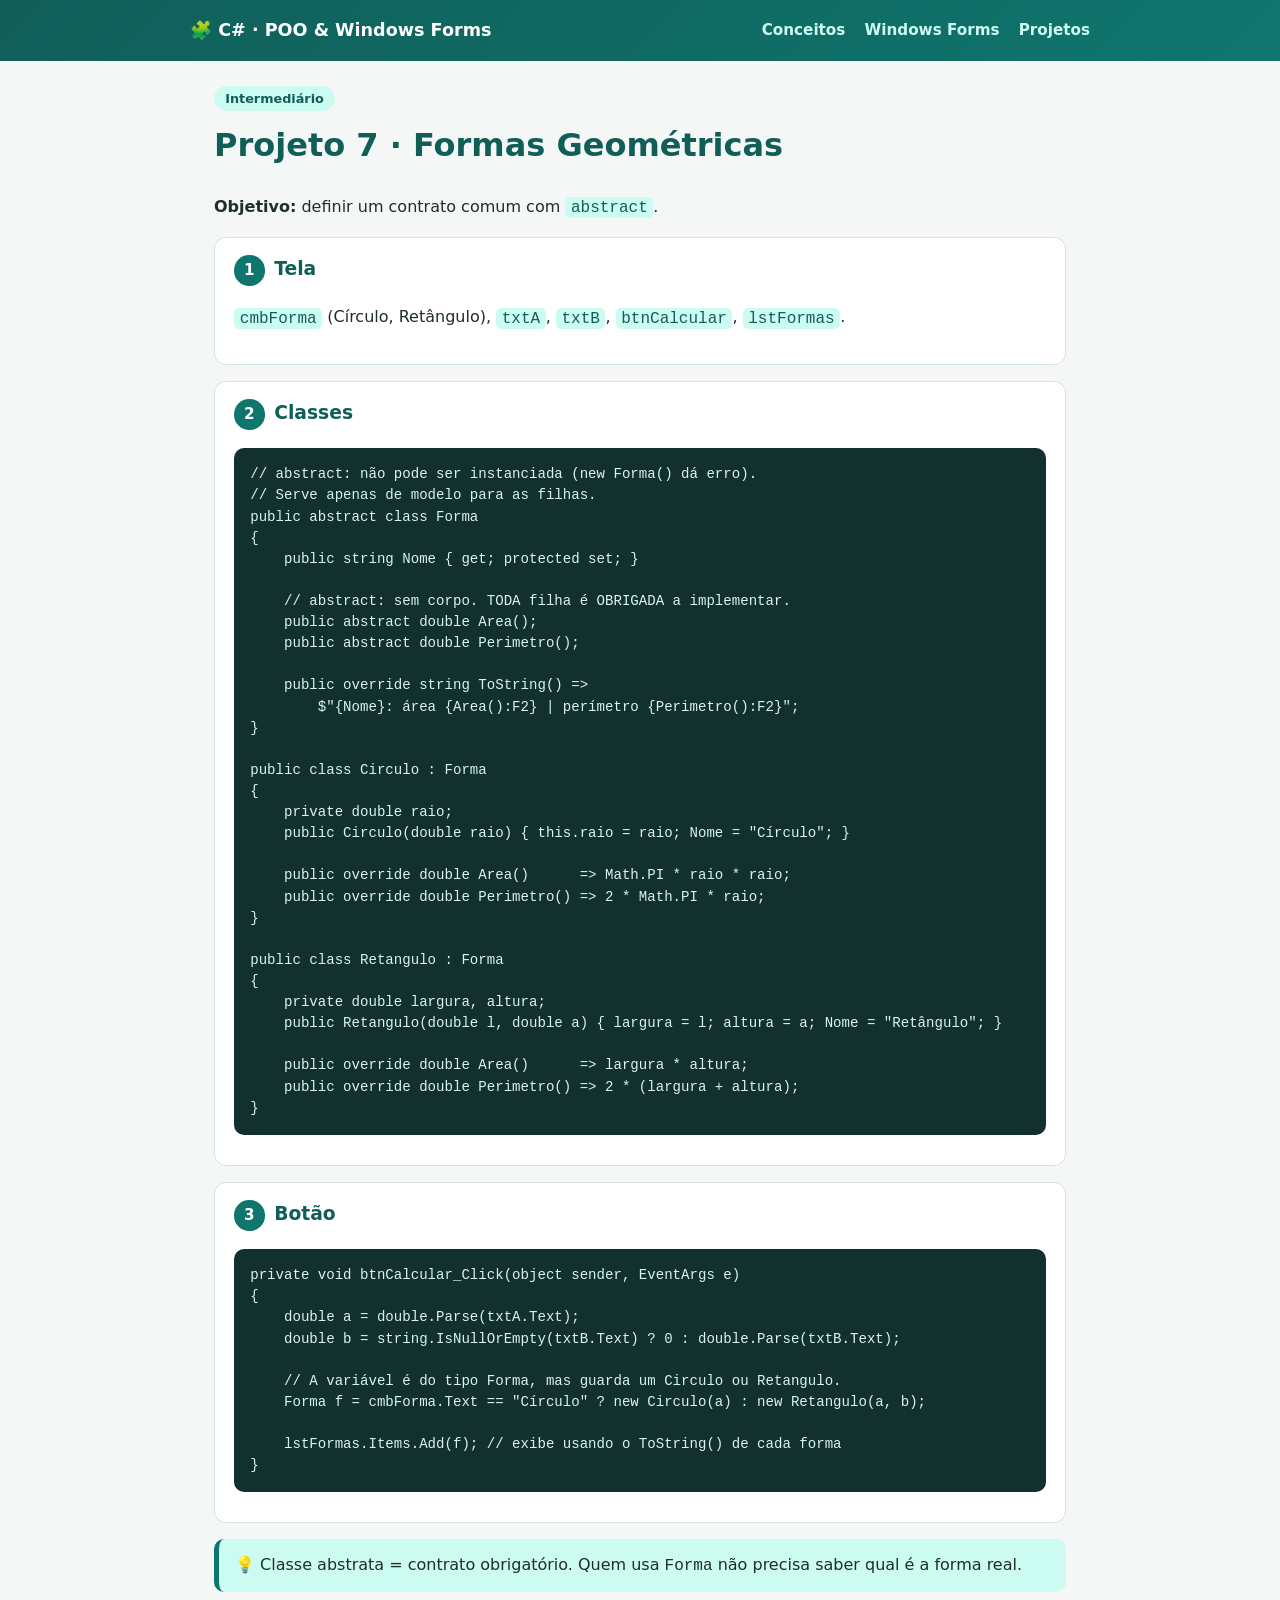
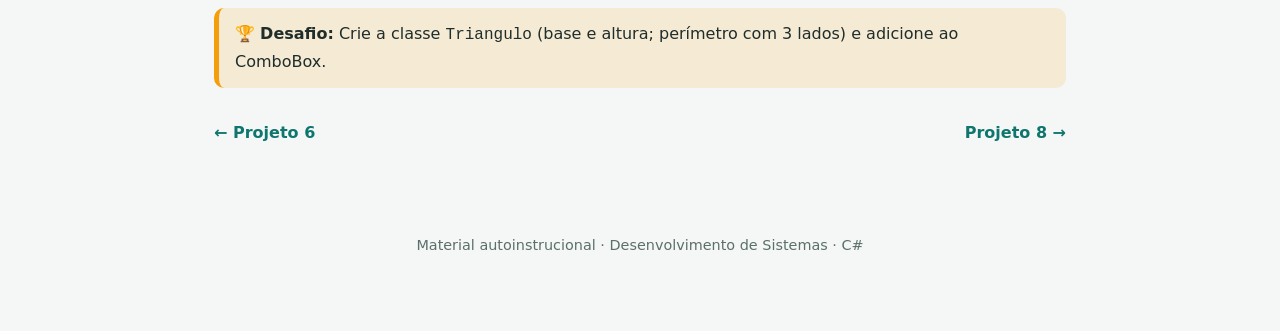
<file: projeto7.html>
<!DOCTYPE html><html lang="pt-BR"><head><meta charset="utf-8"><meta name="viewport" content="width=device-width,initial-scale=1"><title>Projeto 7 · C# POO e Windows Forms</title><link rel="stylesheet" href="style.css"></head><body><header><nav><a class="logo" href="index.html">🧩 C# · POO &amp; Windows Forms</a><a href="conceitos.html">Conceitos</a><a href="windowsforms.html">Windows Forms</a><a href="index.html#projetos">Projetos</a></nav></header><main><span class="tag">Intermediário</span><h1>Projeto 7 · Formas Geométricas</h1><p><b>Objetivo:</b> definir um contrato comum com <code>abstract</code>.</p><div class="steps"><div class="step"><h3>Tela</h3><p><code>cmbForma</code> (Círculo, Retângulo), <code>txtA</code>, <code>txtB</code>, <code>btnCalcular</code>, <code>lstFormas</code>.</p></div><div class="step"><h3>Classes</h3><pre><code>// abstract: não pode ser instanciada (new Forma() dá erro).
// Serve apenas de modelo para as filhas.
public abstract class Forma
{
    public string Nome { get; protected set; }

    // abstract: sem corpo. TODA filha é OBRIGADA a implementar.
    public abstract double Area();
    public abstract double Perimetro();

    public override string ToString() =&gt;
        $&quot;{Nome}: área {Area():F2} | perímetro {Perimetro():F2}&quot;;
}

public class Circulo : Forma
{
    private double raio;
    public Circulo(double raio) { this.raio = raio; Nome = &quot;Círculo&quot;; }

    public override double Area()      =&gt; Math.PI * raio * raio;
    public override double Perimetro() =&gt; 2 * Math.PI * raio;
}

public class Retangulo : Forma
{
    private double largura, altura;
    public Retangulo(double l, double a) { largura = l; altura = a; Nome = &quot;Retângulo&quot;; }

    public override double Area()      =&gt; largura * altura;
    public override double Perimetro() =&gt; 2 * (largura + altura);
}</code></pre></div><div class="step"><h3>Botão</h3><pre><code>private void btnCalcular_Click(object sender, EventArgs e)
{
    double a = double.Parse(txtA.Text);
    double b = string.IsNullOrEmpty(txtB.Text) ? 0 : double.Parse(txtB.Text);

    // A variável é do tipo Forma, mas guarda um Circulo ou Retangulo.
    Forma f = cmbForma.Text == &quot;Círculo&quot; ? new Circulo(a) : new Retangulo(a, b);

    lstFormas.Items.Add(f); // exibe usando o ToString() de cada forma
}</code></pre></div></div><div class="tip">💡 Classe abstrata = contrato obrigatório. Quem usa <code>Forma</code> não precisa saber qual é a forma real.</div><div class="desafio">🏆 <b>Desafio:</b> Crie a classe <code>Triangulo</code> (base e altura; perímetro com 3 lados) e adicione ao ComboBox.</div><div class="pager"><a href="projeto6.html">← Projeto 6</a><a href="projeto8.html">Projeto 8 →</a></div></main><footer>Material autoinstrucional · Desenvolvimento de Sistemas · C#</footer></body></html>
</file>
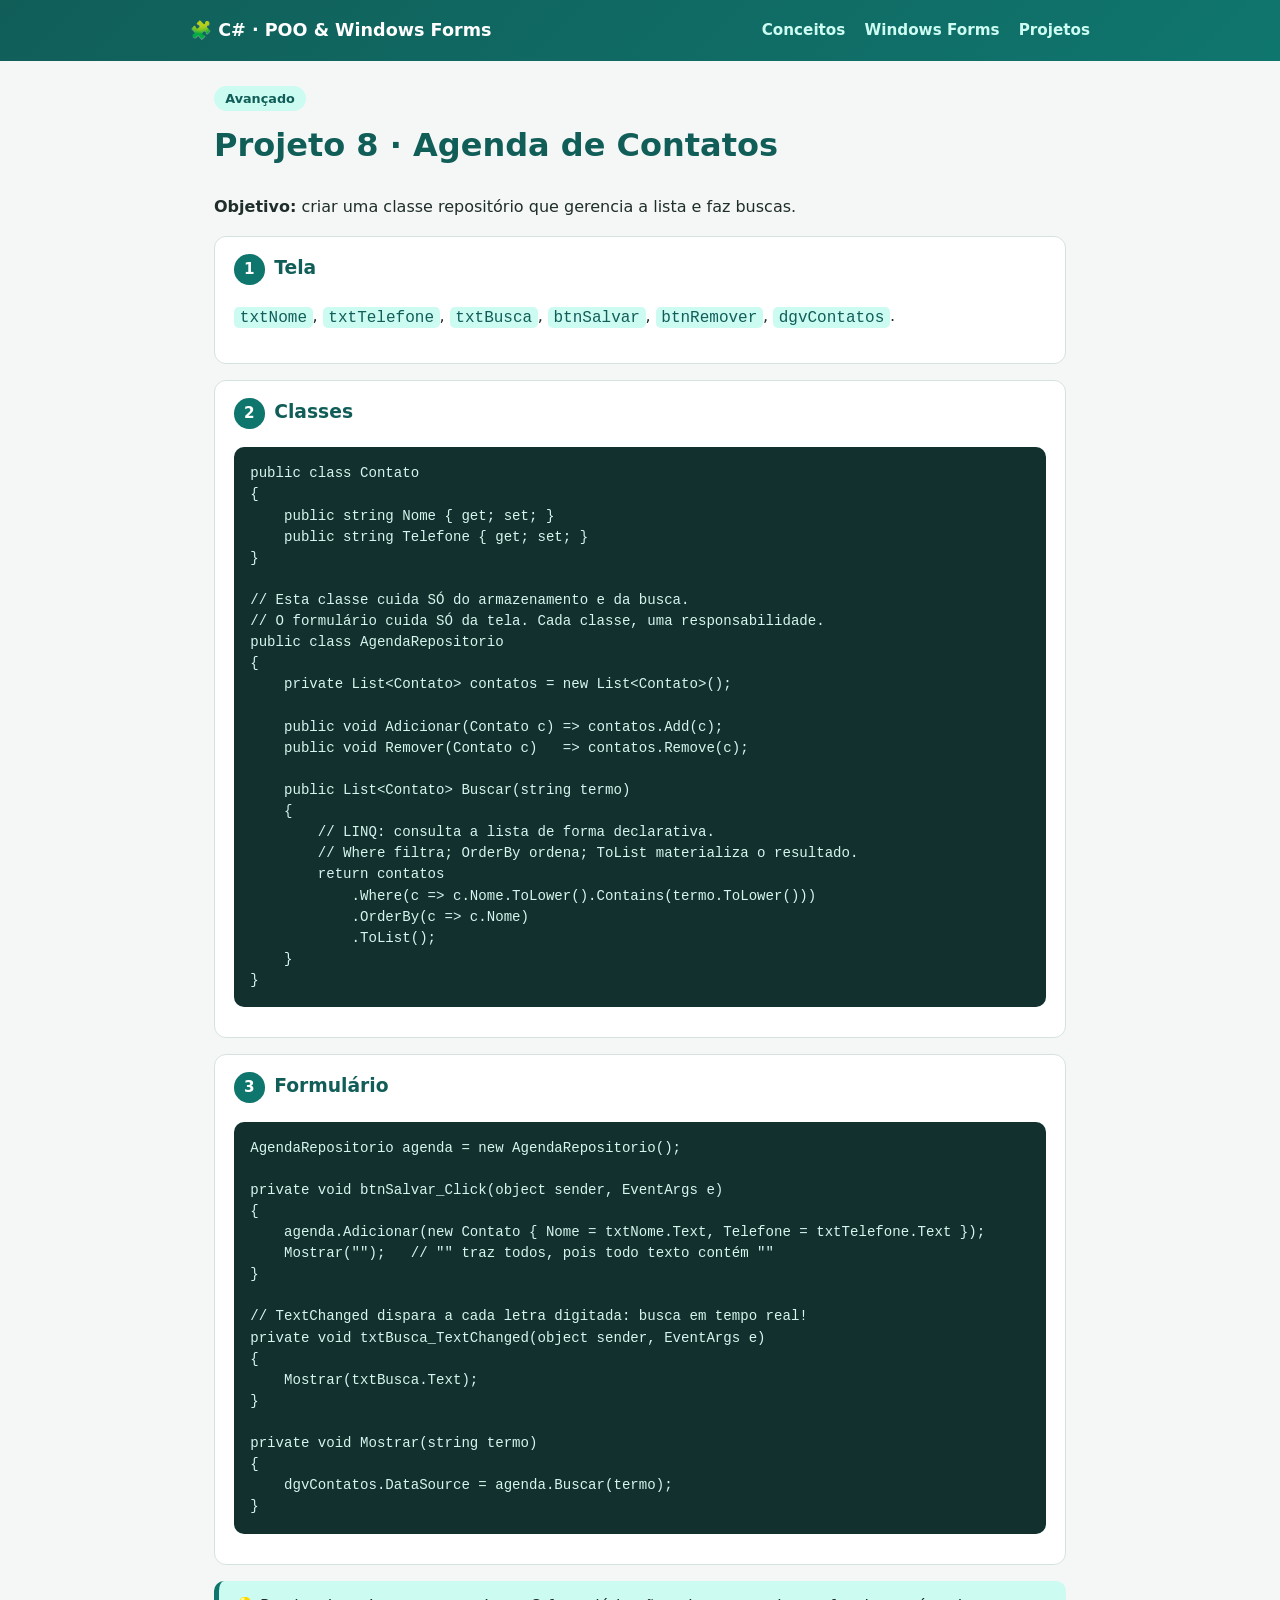
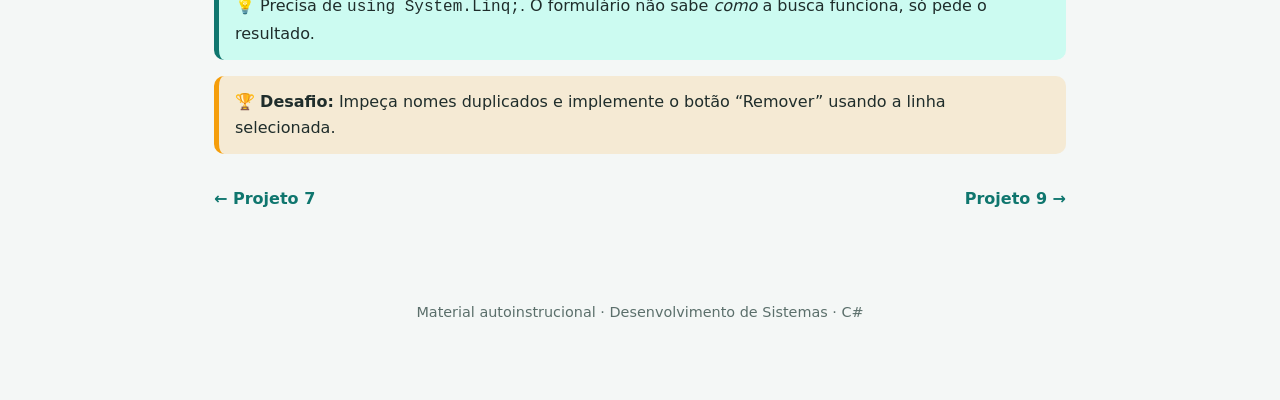
<file: projeto8.html>
<!DOCTYPE html><html lang="pt-BR"><head><meta charset="utf-8"><meta name="viewport" content="width=device-width,initial-scale=1"><title>Projeto 8 · C# POO e Windows Forms</title><link rel="stylesheet" href="style.css"></head><body><header><nav><a class="logo" href="index.html">🧩 C# · POO &amp; Windows Forms</a><a href="conceitos.html">Conceitos</a><a href="windowsforms.html">Windows Forms</a><a href="index.html#projetos">Projetos</a></nav></header><main><span class="tag">Avançado</span><h1>Projeto 8 · Agenda de Contatos</h1><p><b>Objetivo:</b> criar uma classe repositório que gerencia a lista e faz buscas.</p><div class="steps"><div class="step"><h3>Tela</h3><p><code>txtNome</code>, <code>txtTelefone</code>, <code>txtBusca</code>, <code>btnSalvar</code>, <code>btnRemover</code>, <code>dgvContatos</code>.</p></div><div class="step"><h3>Classes</h3><pre><code>public class Contato
{
    public string Nome { get; set; }
    public string Telefone { get; set; }
}

// Esta classe cuida SÓ do armazenamento e da busca.
// O formulário cuida SÓ da tela. Cada classe, uma responsabilidade.
public class AgendaRepositorio
{
    private List&lt;Contato&gt; contatos = new List&lt;Contato&gt;();

    public void Adicionar(Contato c) =&gt; contatos.Add(c);
    public void Remover(Contato c)   =&gt; contatos.Remove(c);

    public List&lt;Contato&gt; Buscar(string termo)
    {
        // LINQ: consulta a lista de forma declarativa.
        // Where filtra; OrderBy ordena; ToList materializa o resultado.
        return contatos
            .Where(c =&gt; c.Nome.ToLower().Contains(termo.ToLower()))
            .OrderBy(c =&gt; c.Nome)
            .ToList();
    }
}</code></pre></div><div class="step"><h3>Formulário</h3><pre><code>AgendaRepositorio agenda = new AgendaRepositorio();

private void btnSalvar_Click(object sender, EventArgs e)
{
    agenda.Adicionar(new Contato { Nome = txtNome.Text, Telefone = txtTelefone.Text });
    Mostrar(&quot;&quot;);   // &quot;&quot; traz todos, pois todo texto contém &quot;&quot;
}

// TextChanged dispara a cada letra digitada: busca em tempo real!
private void txtBusca_TextChanged(object sender, EventArgs e)
{
    Mostrar(txtBusca.Text);
}

private void Mostrar(string termo)
{
    dgvContatos.DataSource = agenda.Buscar(termo);
}</code></pre></div></div><div class="tip">💡 Precisa de <code>using System.Linq;</code>. O formulário não sabe <i>como</i> a busca funciona, só pede o resultado.</div><div class="desafio">🏆 <b>Desafio:</b> Impeça nomes duplicados e implemente o botão “Remover” usando a linha selecionada.</div><div class="pager"><a href="projeto7.html">← Projeto 7</a><a href="projeto9.html">Projeto 9 →</a></div></main><footer>Material autoinstrucional · Desenvolvimento de Sistemas · C#</footer></body></html>
</file>
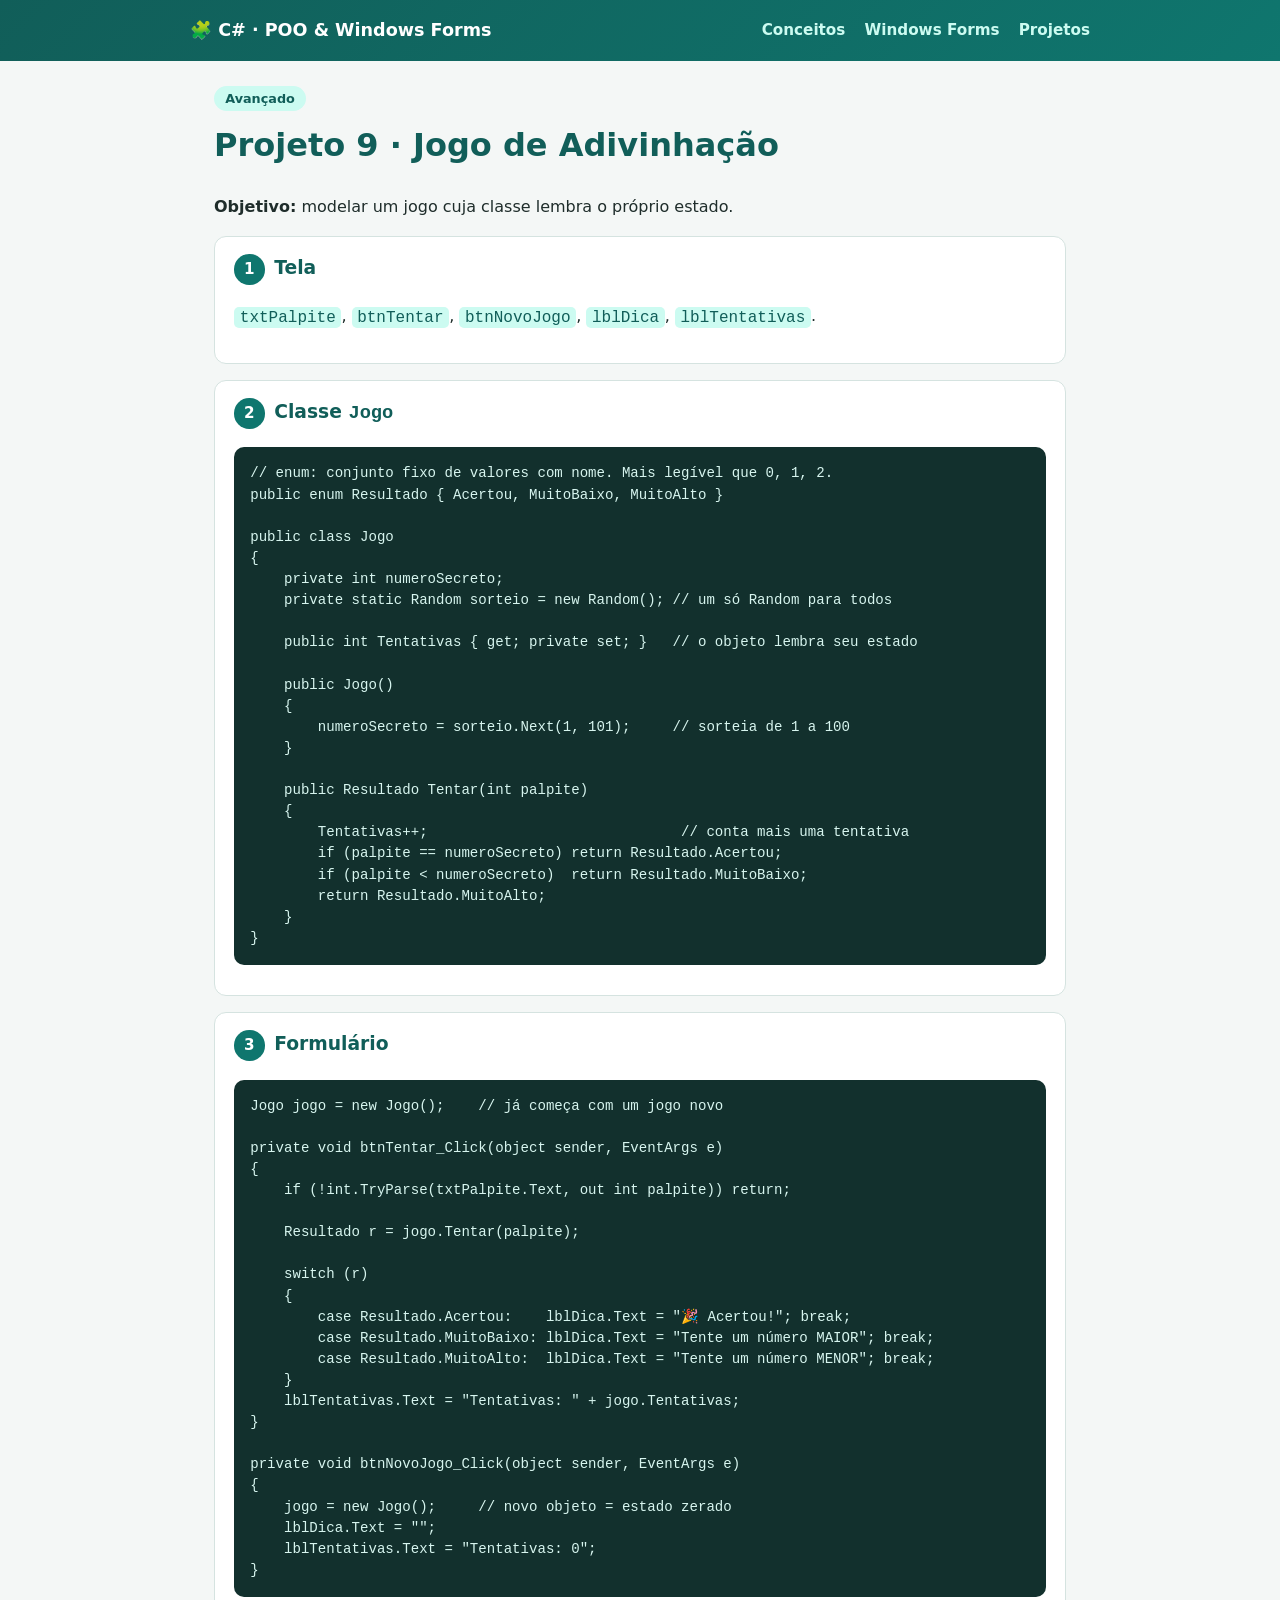
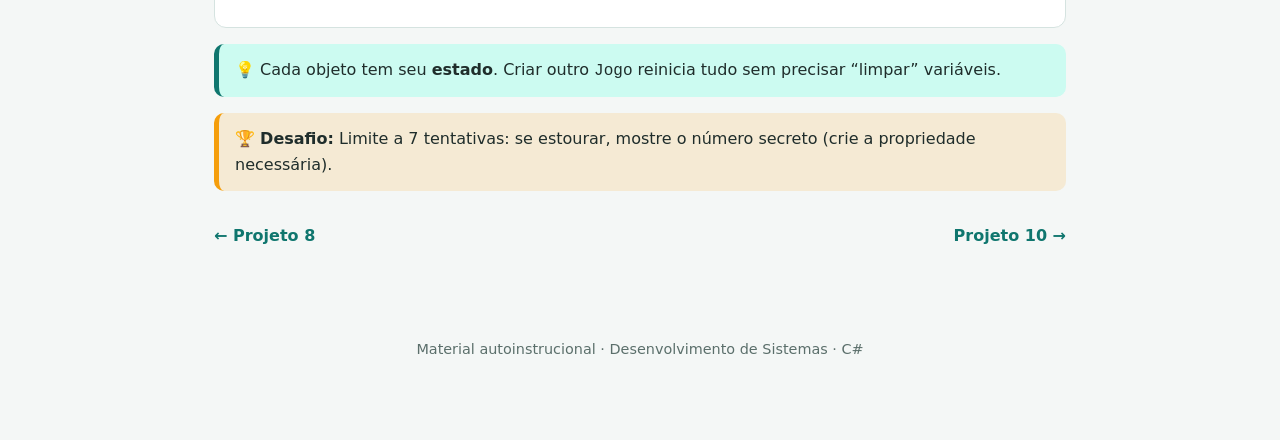
<file: projeto9.html>
<!DOCTYPE html><html lang="pt-BR"><head><meta charset="utf-8"><meta name="viewport" content="width=device-width,initial-scale=1"><title>Projeto 9 · C# POO e Windows Forms</title><link rel="stylesheet" href="style.css"></head><body><header><nav><a class="logo" href="index.html">🧩 C# · POO &amp; Windows Forms</a><a href="conceitos.html">Conceitos</a><a href="windowsforms.html">Windows Forms</a><a href="index.html#projetos">Projetos</a></nav></header><main><span class="tag">Avançado</span><h1>Projeto 9 · Jogo de Adivinhação</h1><p><b>Objetivo:</b> modelar um jogo cuja classe lembra o próprio estado.</p><div class="steps"><div class="step"><h3>Tela</h3><p><code>txtPalpite</code>, <code>btnTentar</code>, <code>btnNovoJogo</code>, <code>lblDica</code>, <code>lblTentativas</code>.</p></div><div class="step"><h3>Classe <code>Jogo</code></h3><pre><code>// enum: conjunto fixo de valores com nome. Mais legível que 0, 1, 2.
public enum Resultado { Acertou, MuitoBaixo, MuitoAlto }

public class Jogo
{
    private int numeroSecreto;
    private static Random sorteio = new Random(); // um só Random para todos

    public int Tentativas { get; private set; }   // o objeto lembra seu estado

    public Jogo()
    {
        numeroSecreto = sorteio.Next(1, 101);     // sorteia de 1 a 100
    }

    public Resultado Tentar(int palpite)
    {
        Tentativas++;                              // conta mais uma tentativa
        if (palpite == numeroSecreto) return Resultado.Acertou;
        if (palpite &lt; numeroSecreto)  return Resultado.MuitoBaixo;
        return Resultado.MuitoAlto;
    }
}</code></pre></div><div class="step"><h3>Formulário</h3><pre><code>Jogo jogo = new Jogo();    // já começa com um jogo novo

private void btnTentar_Click(object sender, EventArgs e)
{
    if (!int.TryParse(txtPalpite.Text, out int palpite)) return;

    Resultado r = jogo.Tentar(palpite);

    switch (r)
    {
        case Resultado.Acertou:    lblDica.Text = &quot;🎉 Acertou!&quot;; break;
        case Resultado.MuitoBaixo: lblDica.Text = &quot;Tente um número MAIOR&quot;; break;
        case Resultado.MuitoAlto:  lblDica.Text = &quot;Tente um número MENOR&quot;; break;
    }
    lblTentativas.Text = &quot;Tentativas: &quot; + jogo.Tentativas;
}

private void btnNovoJogo_Click(object sender, EventArgs e)
{
    jogo = new Jogo();     // novo objeto = estado zerado
    lblDica.Text = &quot;&quot;;
    lblTentativas.Text = &quot;Tentativas: 0&quot;;
}</code></pre></div></div><div class="tip">💡 Cada objeto tem seu <b>estado</b>. Criar outro <code>Jogo</code> reinicia tudo sem precisar “limpar” variáveis.</div><div class="desafio">🏆 <b>Desafio:</b> Limite a 7 tentativas: se estourar, mostre o número secreto (crie a propriedade necessária).</div><div class="pager"><a href="projeto8.html">← Projeto 8</a><a href="projeto10.html">Projeto 10 →</a></div></main><footer>Material autoinstrucional · Desenvolvimento de Sistemas · C#</footer></body></html>
</file>
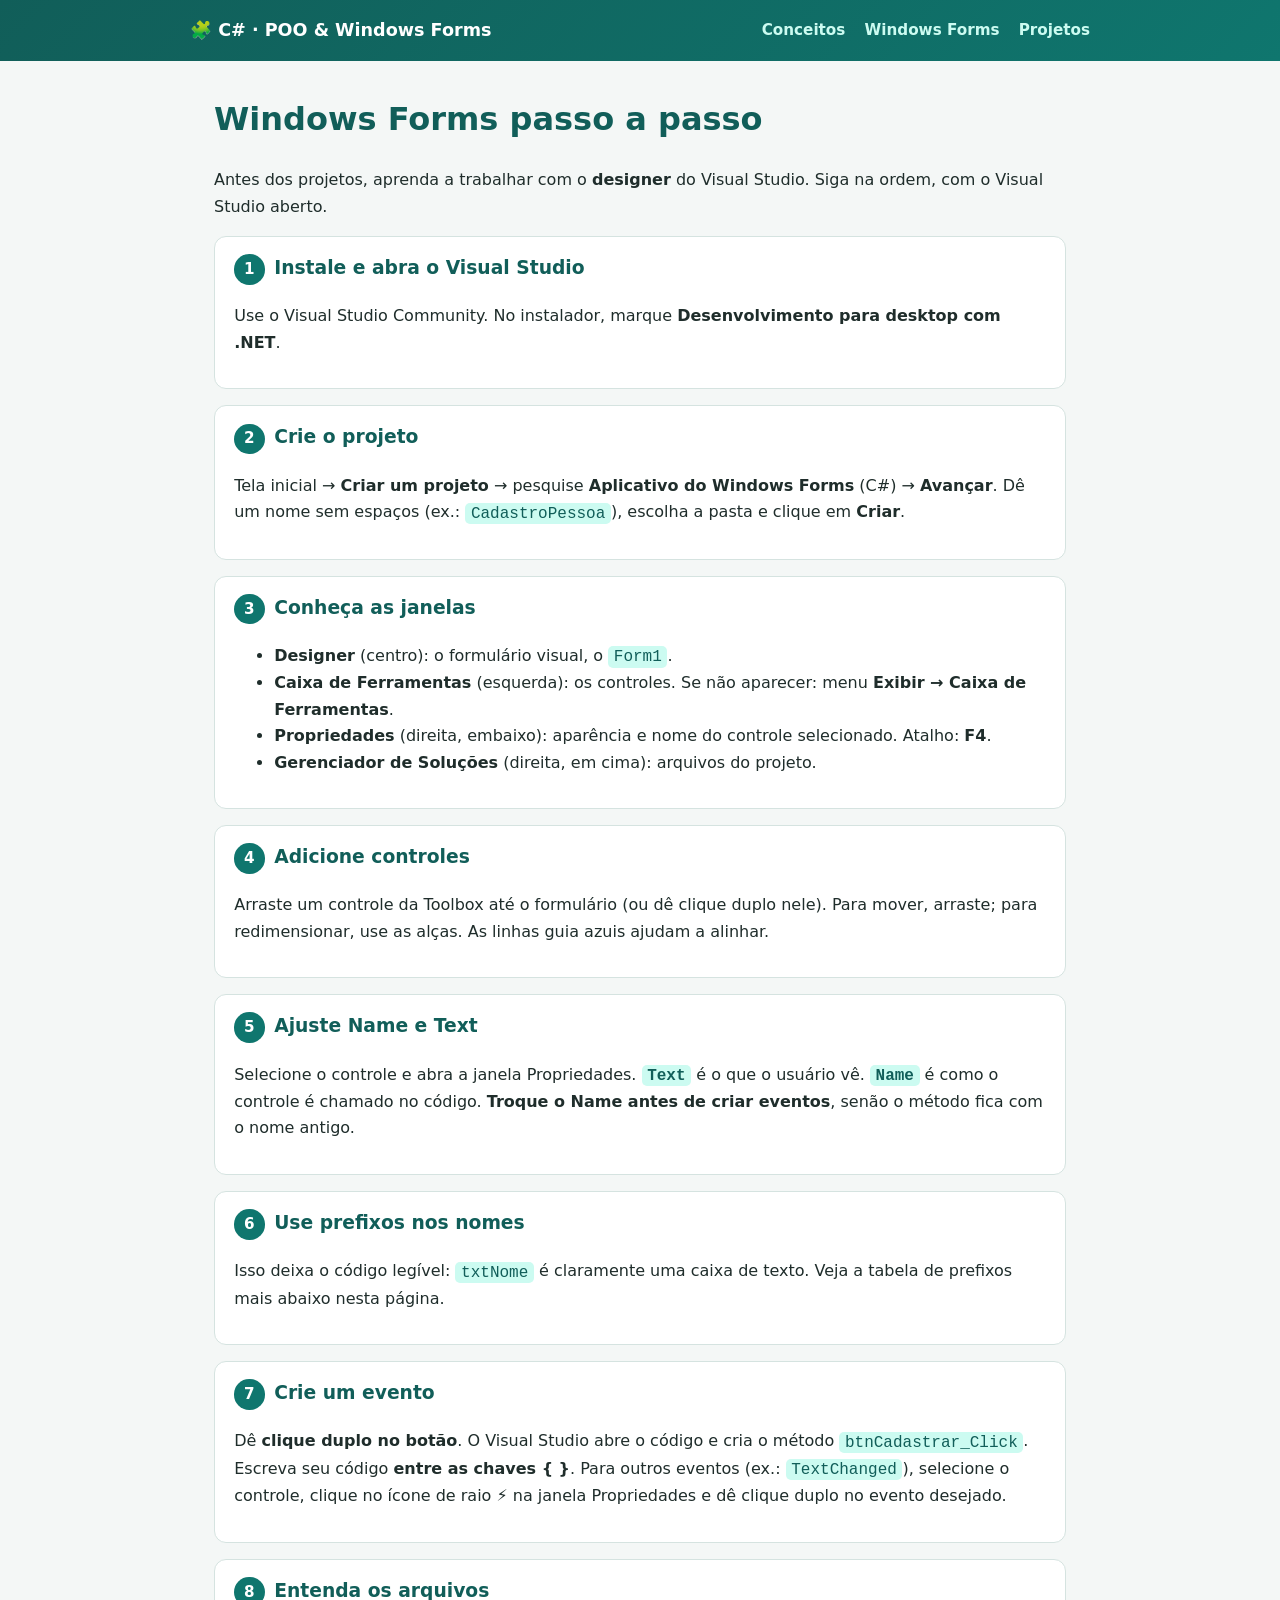
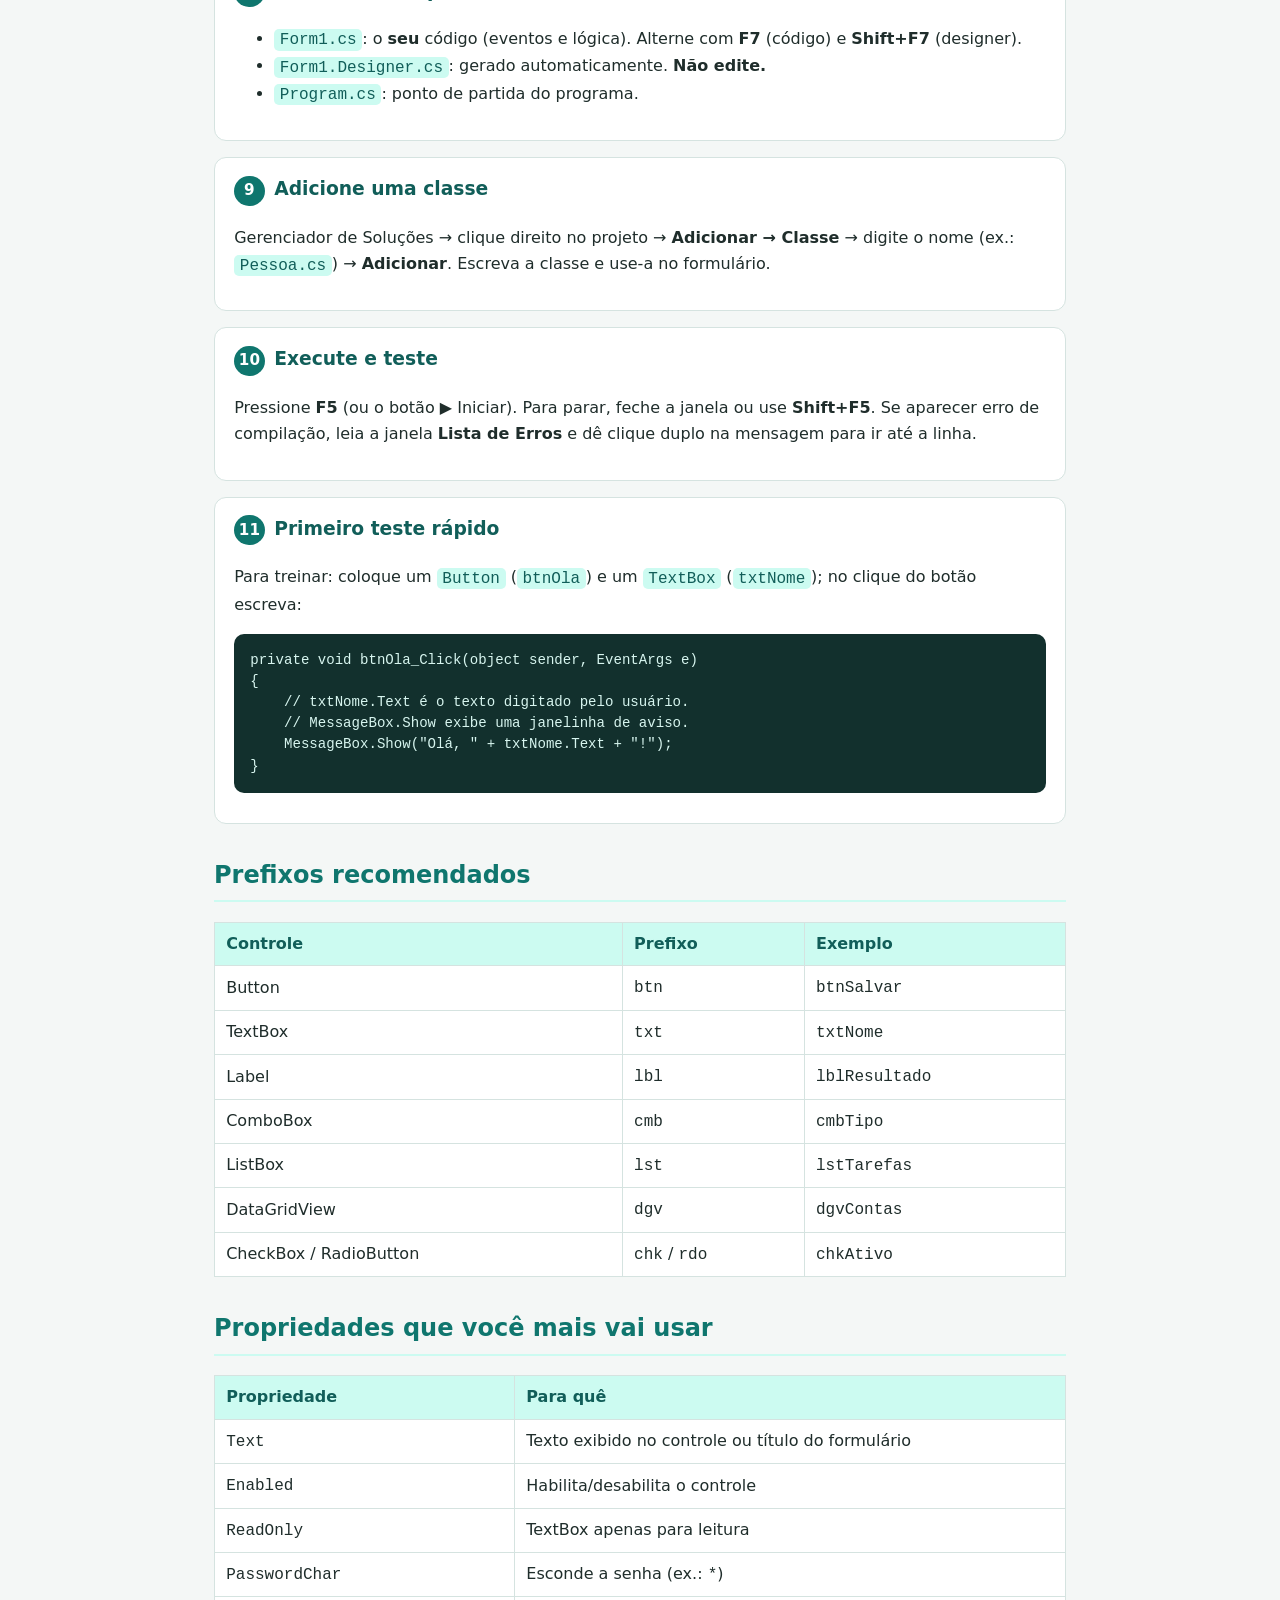
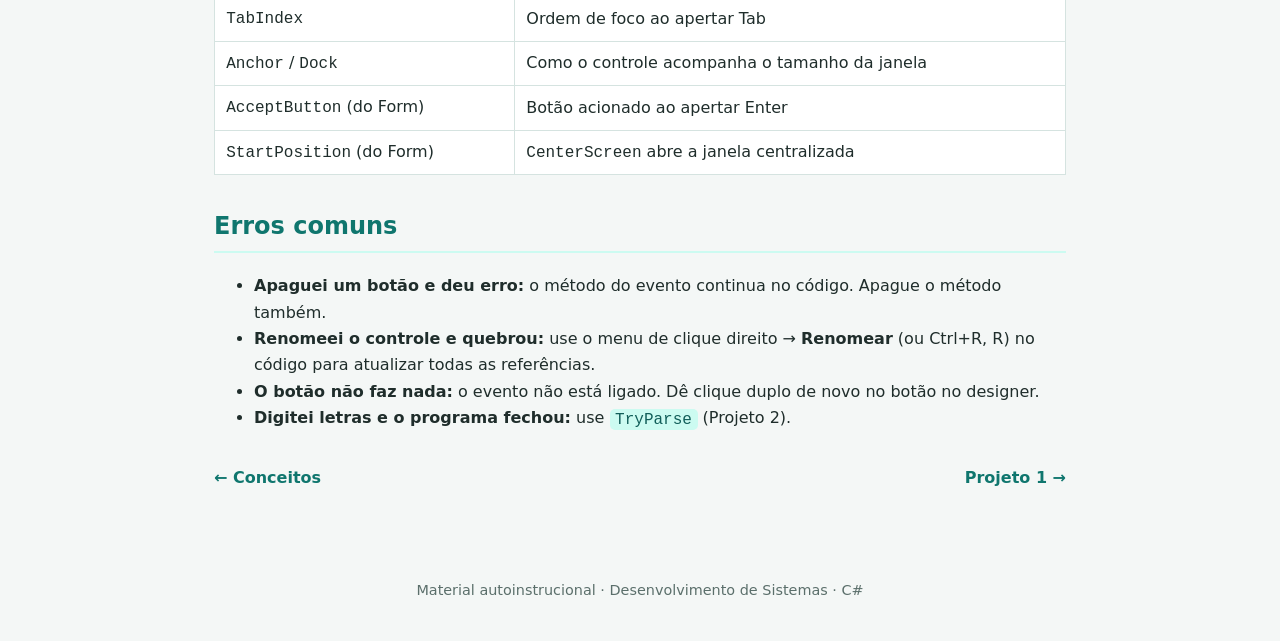
<file: windowsforms.html>
<!DOCTYPE html><html lang="pt-BR"><head><meta charset="utf-8"><meta name="viewport" content="width=device-width,initial-scale=1"><title>Windows Forms · C# POO e Windows Forms</title><link rel="stylesheet" href="style.css"></head><body><header><nav><a class="logo" href="index.html">🧩 C# · POO &amp; Windows Forms</a><a href="conceitos.html">Conceitos</a><a href="windowsforms.html">Windows Forms</a><a href="index.html#projetos">Projetos</a></nav></header><main><h1>Windows Forms passo a passo</h1><p>Antes dos projetos, aprenda a trabalhar com o <b>designer</b> do Visual Studio. Siga na ordem, com o Visual Studio aberto.</p><div class="steps"><div class="step"><h3>Instale e abra o Visual Studio</h3><p>Use o Visual Studio Community. No instalador, marque <b>Desenvolvimento para desktop com .NET</b>.</p></div><div class="step"><h3>Crie o projeto</h3><p>Tela inicial → <b>Criar um projeto</b> → pesquise <b>Aplicativo do Windows Forms</b> (C#) → <b>Avançar</b>. Dê um nome sem espaços (ex.: <code>CadastroPessoa</code>), escolha a pasta e clique em <b>Criar</b>.</p></div><div class="step"><h3>Conheça as janelas</h3><p><ul><li><b>Designer</b> (centro): o formulário visual, o <code>Form1</code>.</li><li><b>Caixa de Ferramentas</b> (esquerda): os controles. Se não aparecer: menu <b>Exibir → Caixa de Ferramentas</b>.</li><li><b>Propriedades</b> (direita, embaixo): aparência e nome do controle selecionado. Atalho: <b>F4</b>.</li><li><b>Gerenciador de Soluções</b> (direita, em cima): arquivos do projeto.</li></ul></p></div><div class="step"><h3>Adicione controles</h3><p>Arraste um controle da Toolbox até o formulário (ou dê clique duplo nele). Para mover, arraste; para redimensionar, use as alças. As linhas guia azuis ajudam a alinhar.</p></div><div class="step"><h3>Ajuste Name e Text</h3><p>Selecione o controle e abra a janela Propriedades. <b><code>Text</code></b> é o que o usuário vê. <b><code>Name</code></b> é como o controle é chamado no código. <b>Troque o Name antes de criar eventos</b>, senão o método fica com o nome antigo.</p></div><div class="step"><h3>Use prefixos nos nomes</h3><p>Isso deixa o código legível: <code>txtNome</code> é claramente uma caixa de texto. Veja a tabela de prefixos mais abaixo nesta página.</p></div><div class="step"><h3>Crie um evento</h3><p>Dê <b>clique duplo no botão</b>. O Visual Studio abre o código e cria o método <code>btnCadastrar_Click</code>. Escreva seu código <b>entre as chaves { }</b>. Para outros eventos (ex.: <code>TextChanged</code>), selecione o controle, clique no ícone de raio ⚡ na janela Propriedades e dê clique duplo no evento desejado.</p></div><div class="step"><h3>Entenda os arquivos</h3><p><ul><li><code>Form1.cs</code>: o <b>seu</b> código (eventos e lógica). Alterne com <b>F7</b> (código) e <b>Shift+F7</b> (designer).</li><li><code>Form1.Designer.cs</code>: gerado automaticamente. <b>Não edite.</b></li><li><code>Program.cs</code>: ponto de partida do programa.</li></ul></p></div><div class="step"><h3>Adicione uma classe</h3><p>Gerenciador de Soluções → clique direito no projeto → <b>Adicionar → Classe</b> → digite o nome (ex.: <code>Pessoa.cs</code>) → <b>Adicionar</b>. Escreva a classe e use-a no formulário.</p></div><div class="step"><h3>Execute e teste</h3><p>Pressione <b>F5</b> (ou o botão ▶ Iniciar). Para parar, feche a janela ou use <b>Shift+F5</b>. Se aparecer erro de compilação, leia a janela <b>Lista de Erros</b> e dê clique duplo na mensagem para ir até a linha.</p></div><div class="step"><h3>Primeiro teste rápido</h3><p>Para treinar: coloque um <code>Button</code> (<code>btnOla</code>) e um <code>TextBox</code> (<code>txtNome</code>); no clique do botão escreva:</p><pre><code>private void btnOla_Click(object sender, EventArgs e)
{
    // txtNome.Text é o texto digitado pelo usuário.
    // MessageBox.Show exibe uma janelinha de aviso.
    MessageBox.Show(&quot;Olá, &quot; + txtNome.Text + &quot;!&quot;);
}</code></pre></div></div>
<h2>Prefixos recomendados</h2><table><tr><th>Controle</th><th>Prefixo</th><th>Exemplo</th></tr>
<tr><td>Button</td><td><code>btn</code></td><td><code>btnSalvar</code></td></tr>
<tr><td>TextBox</td><td><code>txt</code></td><td><code>txtNome</code></td></tr>
<tr><td>Label</td><td><code>lbl</code></td><td><code>lblResultado</code></td></tr>
<tr><td>ComboBox</td><td><code>cmb</code></td><td><code>cmbTipo</code></td></tr>
<tr><td>ListBox</td><td><code>lst</code></td><td><code>lstTarefas</code></td></tr>
<tr><td>DataGridView</td><td><code>dgv</code></td><td><code>dgvContas</code></td></tr>
<tr><td>CheckBox / RadioButton</td><td><code>chk</code> / <code>rdo</code></td><td><code>chkAtivo</code></td></tr></table>
<h2>Propriedades que você mais vai usar</h2><table><tr><th>Propriedade</th><th>Para quê</th></tr>
<tr><td><code>Text</code></td><td>Texto exibido no controle ou título do formulário</td></tr>
<tr><td><code>Enabled</code></td><td>Habilita/desabilita o controle</td></tr>
<tr><td><code>ReadOnly</code></td><td>TextBox apenas para leitura</td></tr>
<tr><td><code>PasswordChar</code></td><td>Esconde a senha (ex.: <code>*</code>)</td></tr>
<tr><td><code>TabIndex</code></td><td>Ordem de foco ao apertar Tab</td></tr>
<tr><td><code>Anchor</code> / <code>Dock</code></td><td>Como o controle acompanha o tamanho da janela</td></tr>
<tr><td><code>AcceptButton</code> (do Form)</td><td>Botão acionado ao apertar Enter</td></tr>
<tr><td><code>StartPosition</code> (do Form)</td><td><code>CenterScreen</code> abre a janela centralizada</td></tr></table>
<h2>Erros comuns</h2><ul><li><b>Apaguei um botão e deu erro:</b> o método do evento continua no código. Apague o método também.</li><li><b>Renomeei o controle e quebrou:</b> use o menu de clique direito → <b>Renomear</b> (ou Ctrl+R, R) no código para atualizar todas as referências.</li><li><b>O botão não faz nada:</b> o evento não está ligado. Dê clique duplo de novo no botão no designer.</li><li><b>Digitei letras e o programa fechou:</b> use <code>TryParse</code> (Projeto 2).</li></ul>
<div class="pager"><a href="conceitos.html">← Conceitos</a><a href="projeto1.html">Projeto 1 →</a></div></main><footer>Material autoinstrucional · Desenvolvimento de Sistemas · C#</footer></body></html>
</file>
<file: style.css>
:root{--bg:#f4f7f6;--card:#fff;--ink:#1f2d2b;--muted:#5b6f6b;--p:#0f766e;--p2:#115e59;--acc:#f59e0b;--soft:#ccfbf1;--code:#12302d;--codeink:#d7f5ef;--line:#d5e3e0}
@media(prefers-color-scheme:dark){:root{--bg:#0e1b19;--card:#152624;--ink:#e3f2ef;--muted:#9bb5b0;--p:#2dd4bf;--p2:#5eead4;--acc:#fbbf24;--soft:#134e4a;--code:#0a1413;--codeink:#d7f5ef;--line:#24413d}}
*{box-sizing:border-box}
body{margin:0;font-family:system-ui,-apple-system,"Segoe UI",sans-serif;background:var(--bg);color:var(--ink);line-height:1.65}
header{background:linear-gradient(135deg,#115e59,#0f766e);color:#fff;padding:1rem 1.5rem}
header nav{max-width:900px;margin:auto;display:flex;flex-wrap:wrap;gap:.4rem 1.2rem;align-items:center}
header a{color:#ccfbf1;text-decoration:none;font-weight:600;font-size:.95rem}
header a:hover{color:#fff}
header .logo{color:#fff;font-size:1.1rem;margin-right:auto}
main{max-width:900px;margin:auto;padding:1.5rem}
h1{color:var(--p2);margin-top:.5rem}h2{color:var(--p);border-bottom:2px solid var(--soft);padding-bottom:.3rem;margin-top:2rem}
.hero{background:var(--card);border:1px solid var(--line);border-left:6px solid var(--acc);border-radius:12px;padding:1.5rem}
.grid{display:grid;grid-template-columns:repeat(auto-fit,minmax(250px,1fr));gap:1rem;margin:1rem 0}
.card{background:var(--card);border:1px solid var(--line);border-radius:12px;padding:1rem 1.2rem;text-decoration:none;color:inherit;display:block;transition:.15s}
a.card:hover{transform:translateY(-3px);border-color:var(--p);box-shadow:0 6px 16px rgba(15,118,110,.15)}
.card h3{margin:.2rem 0;color:var(--p)}.tag{display:inline-block;background:var(--soft);color:var(--p2);border-radius:99px;padding:.1rem .7rem;font-size:.8rem;font-weight:700}
.step{background:var(--card);border:1px solid var(--line);border-radius:12px;padding:1rem 1.2rem;margin:1rem 0;counter-increment:s}
.step h3{margin-top:0;color:var(--p2)}.step h3::before{content:counter(s);background:var(--p);color:#fff;border-radius:50%;width:1.9rem;height:1.9rem;display:inline-flex;align-items:center;justify-content:center;margin-right:.6rem;font-size:.95rem}
.steps{counter-reset:s}
pre{background:var(--code);color:var(--codeink);padding:1rem;border-radius:10px;overflow-x:auto;font-size:.88rem;line-height:1.5}
code{font-family:Consolas,"Courier New",monospace}p code,li code{background:var(--soft);color:var(--p2);padding:.1rem .35rem;border-radius:5px}
table{border-collapse:collapse;width:100%;background:var(--card)}th,td{border:1px solid var(--line);padding:.5rem .7rem;text-align:left}th{background:var(--soft);color:var(--p2)}
.tip,.desafio{border-radius:10px;padding:.8rem 1rem;margin:1rem 0}
.tip{background:var(--soft);border-left:5px solid var(--p)}.desafio{background:rgba(245,158,11,.14);border-left:5px solid var(--acc)}
.pager{display:flex;justify-content:space-between;margin:2rem 0}.pager a{color:var(--p);font-weight:700;text-decoration:none}
footer{text-align:center;color:var(--muted);padding:2rem;font-size:.9rem}
</file>
